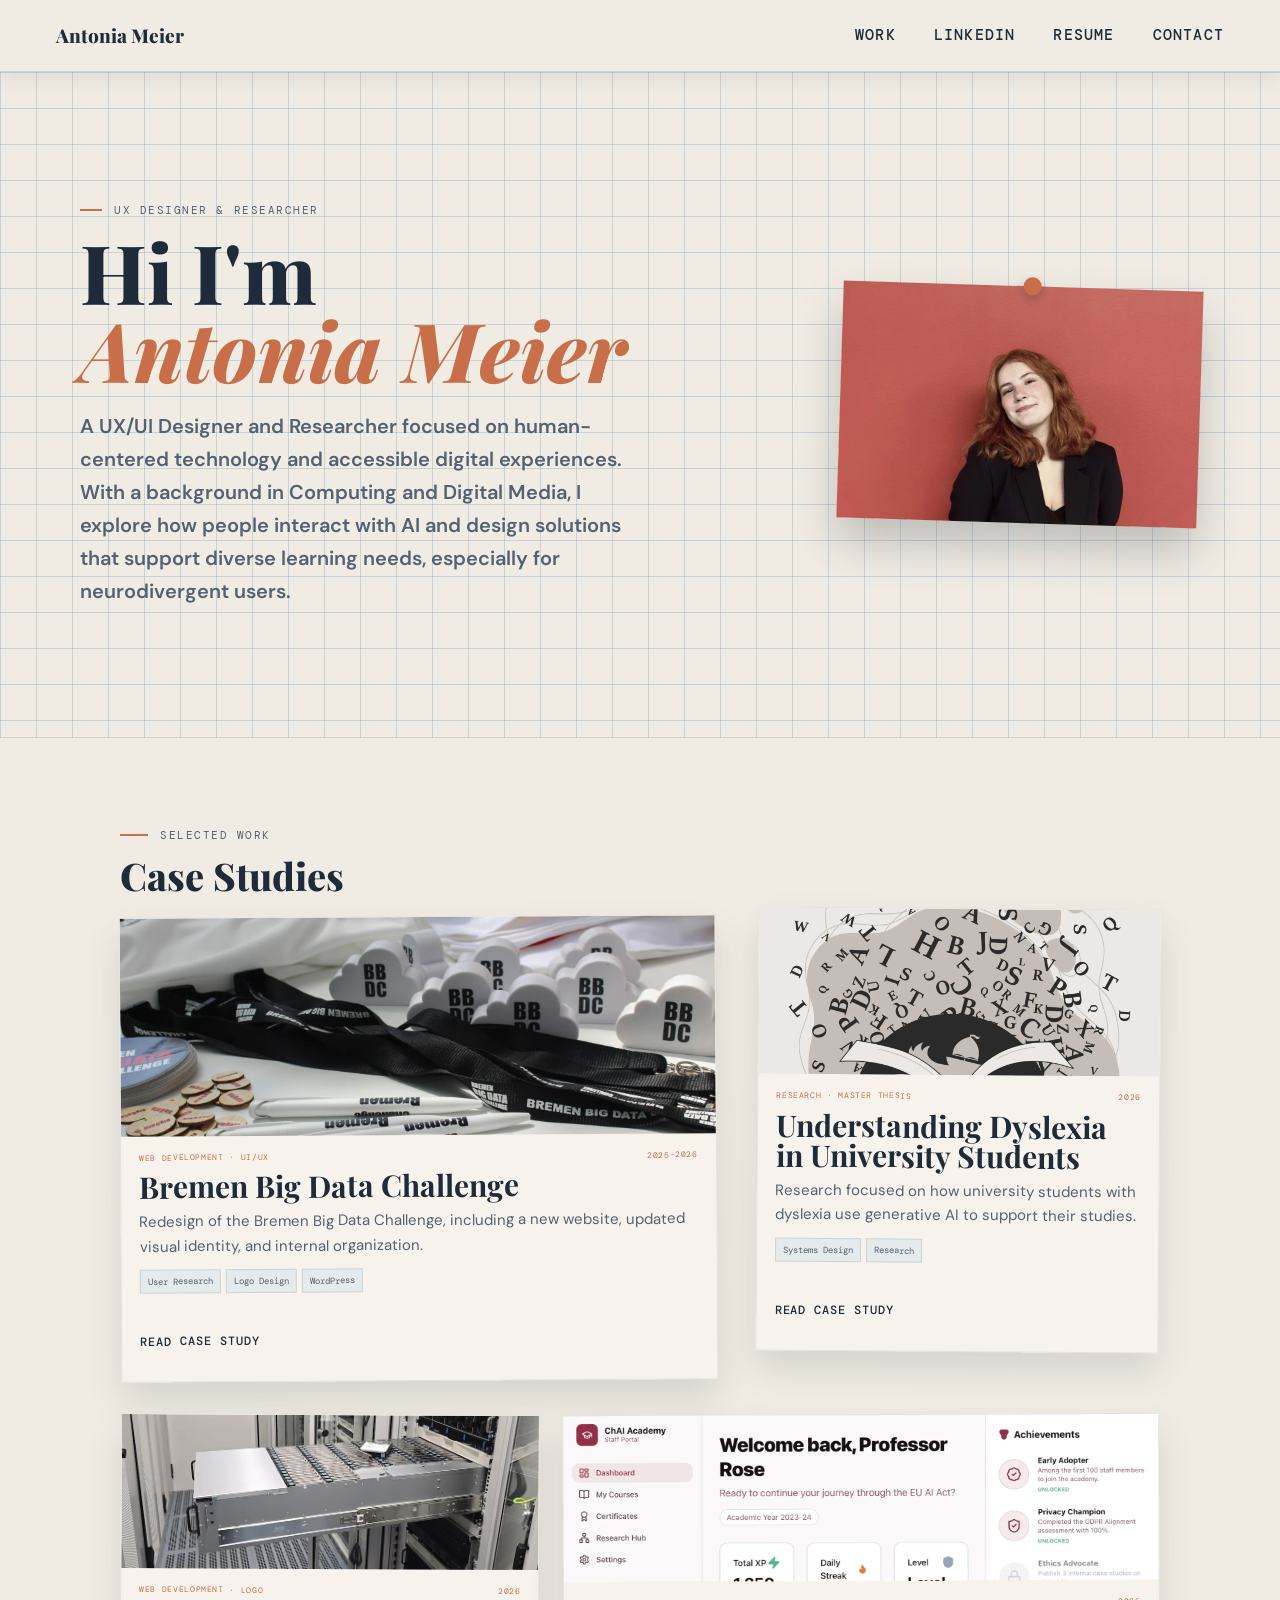
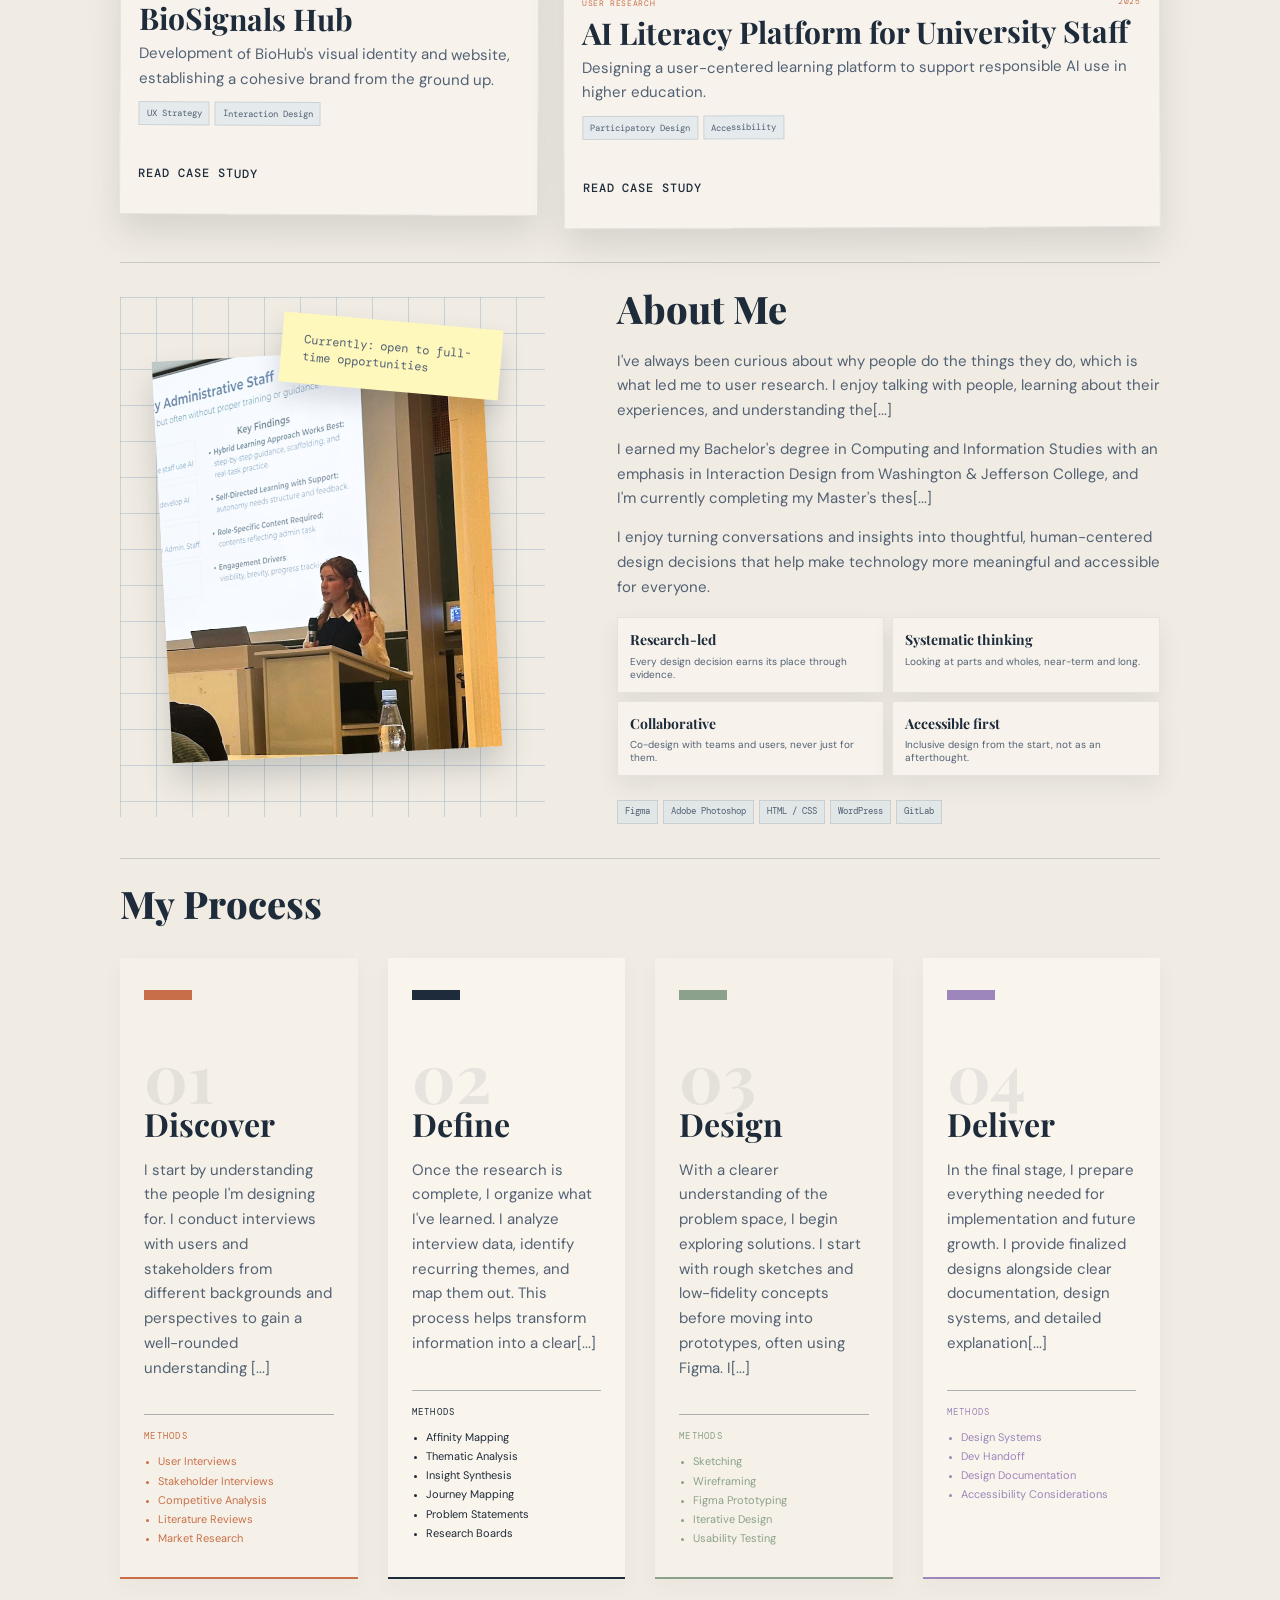
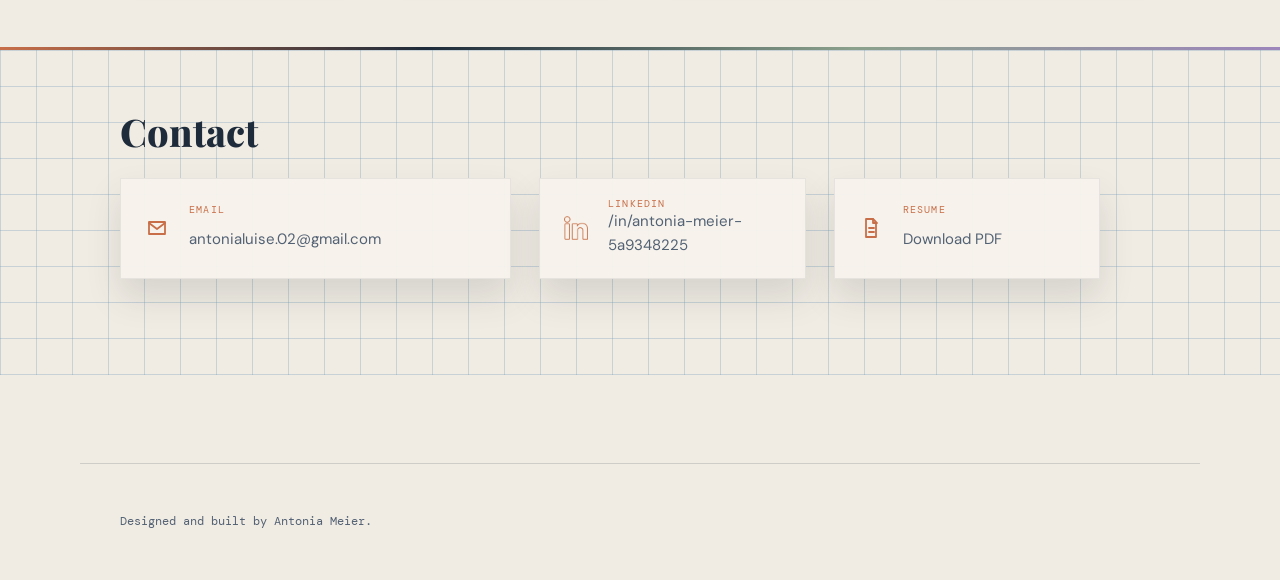
<file: index.html>
<!DOCTYPE html>
<html lang="en">
<head>
  <meta charset="UTF-8" />
  <meta name="viewport" content="width=device-width, initial-scale=1.0" />
  <title>Antonia Meier | Portfolio</title>
  <link rel="preload" as="image" href="imgs/optimized/alm-header-cropped.webp" type="image/webp" fetchpriority="high" />
  <link rel="stylesheet" href="styles.css" />
</head>
<body>
  <div class="site-shell">
    <header class="site-header">
  <a class="site-logo" href="index.html">Antonia Meier</a>

  <nav class="site-nav" aria-label="Main navigation">
    <a href="#work">Work</a>

    <a href="https://www.linkedin.com/in/antonia-meier-5a9348225"
       target="_blank"
       rel="noopener">
      LinkedIn
    </a>

   <a href="Documents/Antonia%20Meier_Resume.pdf"
       target="_blank"
       rel="noopener">
      Resume
    </a>

    <a href="#contact">Contact</a>
  </nav>
</header>

    <main>
      <section class="home-hero" aria-labelledby="intro-title">
        <div class="home-hero__inner">
          <div class="home-hero__copy">
            <p class="eyebrow">UX Designer & Researcher</p>
            <h1 class="display-title" id="intro-title">
              <span class="title-line">Hi I'm</span>
              <span class="title-line accent">Antonia Meier</span>
            </h1>
            <p class="lede">
              A UX/UI Designer and Researcher focused on human-centered technology and accessible digital experiences. 
              With a background in Computing and Digital Media, I explore how people interact with AI and design solutions 
              that support diverse learning needs, especially for neurodivergent users.
            </p>
          </div>
          <figure class="hero-polaroid" aria-label="Portrait of Antonia Meier">
            <img src="imgs/optimized/alm-header-cropped.webp" width="900" height="593" alt="Portrait of Antonia Meier" loading="eager" fetchpriority="high" decoding="async" />
            <span class="pin pin--orange"></span>
          </figure>
        </div>
      </section>

<code></code>      <div class="page-main">
      <section class="section selected-work" id="work" aria-labelledby="work-title">
        <p class="eyebrow">Selected Work</p>
        <h2 class="section-title" id="work-title">Case Studies</h2>
        <div class="case-grid">
          <article class="case-card case-card--bbdc paper-card">
            <a class="case-card__link" href="Pages/bbdc.html" aria-label="Read Bremen Big Data Challenge case study"></a>
            <img class="case-card__image" src="imgs/optimized/merch-hero.webp" alt="Bremen Big Data Challenge merchandise" loading="lazy" decoding="async" />
            <div class="case-card__body">
              <div class="case-meta">
                <span>Web Development · UI/UX</span>
                <span>2025-2026</span>
              </div>
              <h3>Bremen Big Data Challenge</h3>
              <p>Redesign of the Bremen Big Data Challenge, including a new website, updated visual identity, and internal organization.</p>
              <div class="tag-list">
                <span class="tag">User Research</span>
                <span class="tag">Logo Design</span>
                <span class="tag">WordPress</span>
              </div>
              <div class="button-row">
                <span class="text-link">Read Case Study</span>
              </div>
            </div>
          </article>

          <article class="case-card case-card--thesis paper-card">
            <a class="case-card__link" href="Pages/thesis.html" aria-label="Read Understanding Dyslexia in University Students case study"></a>
            <img class="case-card__image" src="imgs/optimized/thesis-letters.webp" alt="Letters arranged as a dyslexia research visual" loading="lazy" decoding="async" />
            <div class="case-card__body">
              <div class="case-meta">
                <span>Research · Master Thesis</span>
                <span>2026</span>
              </div>
              <h3>Understanding Dyslexia in University Students</h3>
              <p>Research focused on how university students with dyslexia use generative AI to support their studies.</p>
              <div class="tag-list">
                <span class="tag">Systems Design</span>
                <span class="tag">Research</span>
              </div>
              <div class="button-row">
                <span class="text-link">Read Case Study</span>
              </div>
            </div>
          </article>

          <article class="case-card case-card--biohub paper-card">
            <a class="case-card__link" href="Pages/biohub.html" aria-label="Read BioSignals Hub case study"></a>
            <img class="case-card__image" src="imgs/optimized/biohub-hero.webp" alt="BioSignals Hub logo" loading="lazy" decoding="async" />
            <div class="case-card__body">
              <div class="case-meta">
                <span>Web Development · Logo</span>
                <span>2026</span>
              </div>
              <h3>BioSignals Hub</h3>
              <p>Development of BioHub's visual identity and website, establishing a cohesive brand from the ground up.</p>
              <div class="tag-list">
                <span class="tag">UX Strategy</span>
                <span class="tag">Interaction Design</span>
              </div>
              <div class="button-row">
                <span class="text-link">Read Case Study</span>
              </div>
            </div>
          </article>

          <article class="case-card case-card--ailit paper-card">
            <a class="case-card__link" href="Pages/ailit.html" aria-label="Read AI Literacy Platform for University Staff case study"></a>
            <img class="case-card__image case-card__image--dashboard" src="imgs/optimized/ailit-dashboard.webp" alt="AI literacy platform dashboard preview" loading="lazy" decoding="async" />
            <div class="case-card__body">
              <div class="case-meta">
                <span>User Research</span>
                <span>2025</span>
              </div>
              <h3>AI Literacy Platform for University Staff</h3>
              <p>Designing a user-centered learning platform to support responsible AI use in higher education.</p>
              <div class="tag-list">
                <span class="tag">Participatory Design</span>
                <span class="tag">Accessibility</span>
              </div>
              <div class="button-row">
                <span class="text-link">Read Case Study</span>
              </div>
            </div>
          </article>
        </div>
      </section>

      <section class="section about-section" id="about" aria-labelledby="about-title">
        <div class="about-collage" aria-hidden="true">
          <img class="about-photo about-photo--main" src="imgs/homepage/present.jpg" alt="" loading="lazy" decoding="async" />
          <div class="sticky-note">Currently: open to full-time opportunities</div>
        </div>
        <div class="about-copy">
          <h2 class="section-title" id="about-title">About Me</h2>
          <p>
            I've always been curious about why people do the things they do, which is what led me to user research. I enjoy talking with people, learning about their experiences, and understanding the[...] 
          </p>
          <p>
            I earned my Bachelor's degree in Computing and Information Studies with an emphasis in Interaction Design from Washington & Jefferson College, and I'm currently completing my Master's thes[...] 
          </p>
          <p>
            I enjoy turning conversations and insights into thoughtful, human-centered design decisions that help make technology more meaningful and accessible for everyone.
          </p>
          <div class="value-grid">
            <article class="value-card paper-card">
              <h3>Research-led</h3>
              <p>Every design decision earns its place through evidence.</p>
            </article>
            <article class="value-card paper-card">
              <h3>Systematic thinking</h3>
              <p>Looking at parts and wholes, near-term and long.</p>
            </article>
            <article class="value-card paper-card">
              <h3>Collaborative</h3>
              <p>Co-design with teams and users, never just for them.</p>
            </article>
            <article class="value-card paper-card">
              <h3>Accessible first</h3>
              <p>Inclusive design from the start, not as an afterthought.</p>
            </article>
          </div>
          <div class="tag-list tools-list" aria-label="Tools I use">
            <span class="tag">Figma</span>
            <span class="tag">Adobe Photoshop</span>
            <span class="tag">HTML / CSS</span>
            <span class="tag">WordPress</span>
            <span class="tag">GitLab</span>
          </div>
        </div>
      </section>

      <section class="section process-section" id="process" aria-labelledby="process-title">
        <h2 class="section-title" id="process-title">My Process</h2>
        <div class="process-grid">
          <article class="process-card process-card--discover">
            <span class="process-mark"></span>
            <strong>01</strong>
            <h3>Discover</h3>
            <p>I start by understanding the people I'm designing for. I conduct interviews with users and stakeholders from different backgrounds and perspectives to gain a well-rounded understanding [...]
            <span class="process-label">Methods</span>
            <ul>
              <li>User Interviews</li>
              <li>Stakeholder Interviews</li>
              <li>Competitive Analysis</li>
              <li>Literature Reviews</li>
              <li>Market Research</li>
            </ul>
          </article>
          <article class="process-card process-card--define">
            <span class="process-mark"></span>
            <strong>02</strong>
            <h3>Define</h3>
            <p>Once the research is complete, I organize what I've learned. I analyze interview data, identify recurring themes, and map them out. This process helps transform information into a clear[...] 
            <span class="process-label">Methods</span>
            <ul>
              <li>Affinity Mapping</li>
              <li>Thematic Analysis</li>
              <li>Insight Synthesis</li>
              <li>Journey Mapping</li>
              <li>Problem Statements</li>
              <li>Research Boards</li>
            </ul>
          </article>
          <article class="process-card process-card--design">
            <span class="process-mark"></span>
            <strong>03</strong>
            <h3>Design</h3>
            <p>With a clearer understanding of the problem space, I begin exploring solutions. I start with rough sketches and low-fidelity concepts before moving into prototypes, often using Figma. I[...] 
            <span class="process-label">Methods</span>
            <ul>
              <li>Sketching</li>
              <li>Wireframing</li>
              <li>Figma Prototyping</li>
              <li>Iterative Design</li>
              <li>Usability Testing</li>
            </ul>
          </article>
          <article class="process-card process-card--deliver">
            <span class="process-mark"></span>
            <strong>04</strong>
            <h3>Deliver</h3>
            <p>In the final stage, I prepare everything needed for implementation and future growth. I provide finalized designs alongside clear documentation, design systems, and detailed explanation[...] 
            <span class="process-label">Methods</span>
            <ul>
              <li>Design Systems</li>
              <li>Dev Handoff</li>
              <li>Design Documentation</li>
              <li>Accessibility Considerations</li>
            </ul>
          </article>
        </div>
      </section>

      <section class="section contact-section" id="contact" aria-labelledby="contact-title">
        <h2 class="contact-title" id="contact-title">Contact</h2>
        <div class="contact-list">
          <a class="contact-row paper-card" href="mailto:antonialuise.02@gmail.com">
            <svg class="contact-icon" aria-hidden="true" viewBox="0 0 24 24">
              <path d="M4 6h16v12H4z"></path>
              <path d="m4 7 8 6 8-6"></path>
            </svg>
            <span>Email</span>
            <strong>antonialuise.02@gmail.com</strong>
          </a>
          <a class="contact-row paper-card" href="https://www.linkedin.com/in/antonia-meier-5a9348225" target="_blank" rel="noopener">
            <img class="contact-icon contact-icon--image" src="imgs/homepage/linkedin.png" alt="" loading="lazy" decoding="async" />
            <span>LinkedIn</span>
            <strong>/in/antonia-meier-5a9348225</strong>
          </a>
          <a class="contact-row paper-card" href="Documents/Antonia%20Meier_Resume.pdf" target="_blank" rel="noopener" aria-label="Resume PDF">
            <svg class="contact-icon" aria-hidden="true" viewBox="0 0 24 24">
              <path d="M7 3h7l3 3v15H7z"></path>
              <path d="M14 3v4h4"></path>
              <path d="M10 12h5"></path>
              <path d="M10 16h5"></path>
            </svg>
            <span>Resume</span>
            <strong>Download PDF</strong>
          </a>
        </div>
      </section>
      </div>
    </main>

    <footer class="site-footer">
      <span>Designed and built by Antonia Meier.</span>
    </footer>
  </div>
</body>
</html>
</file>
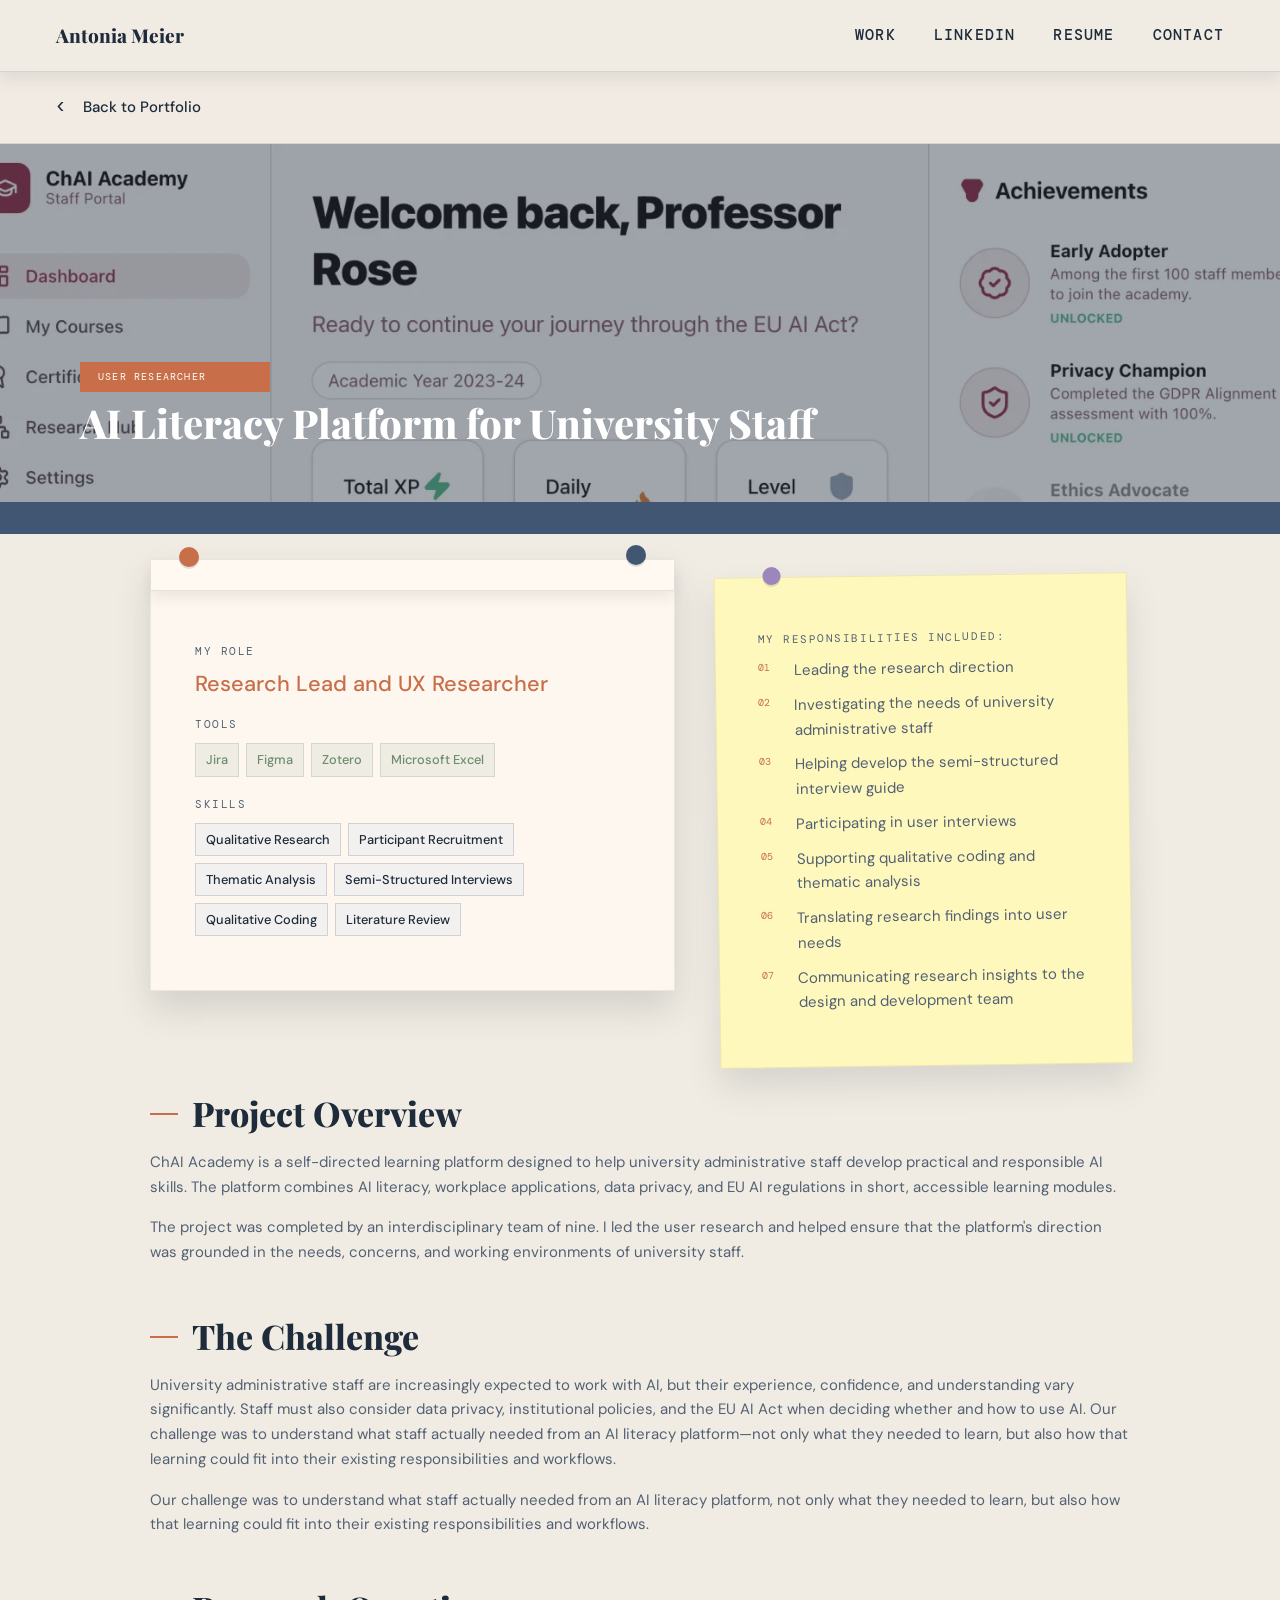
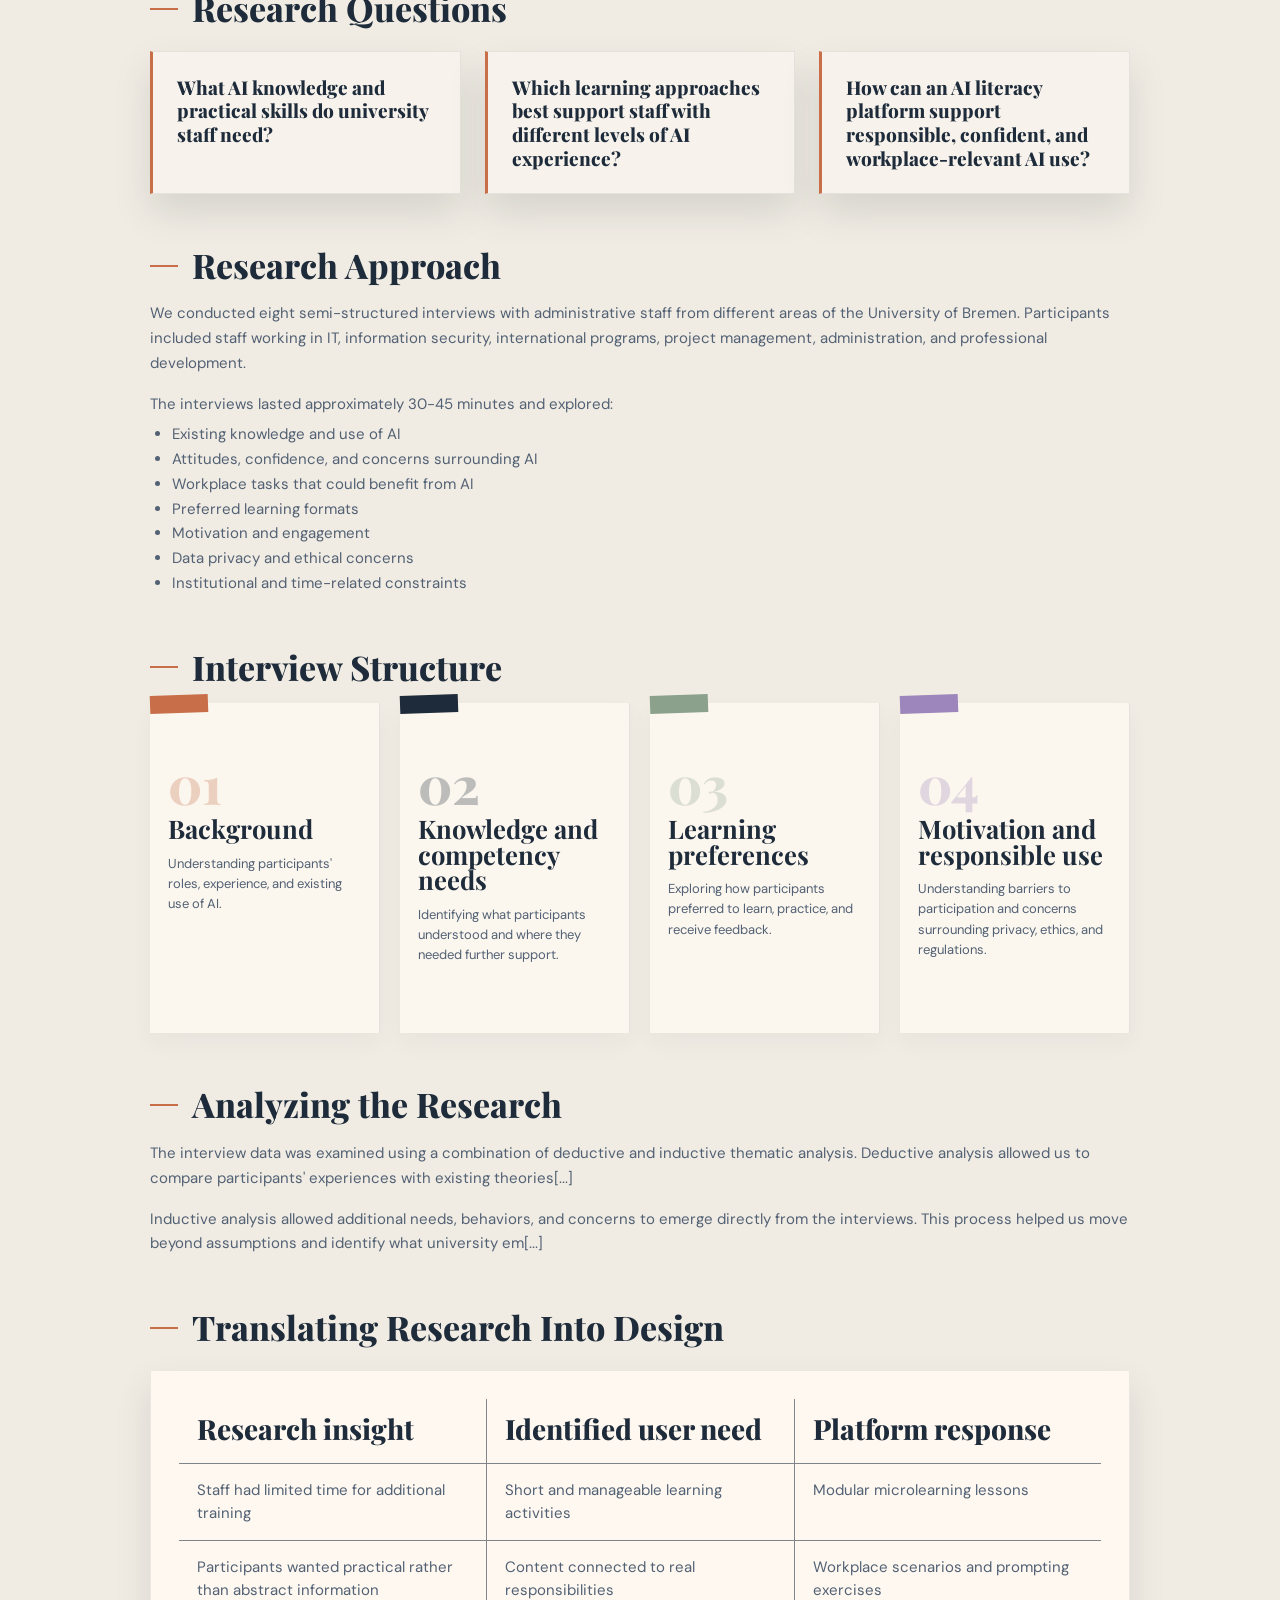
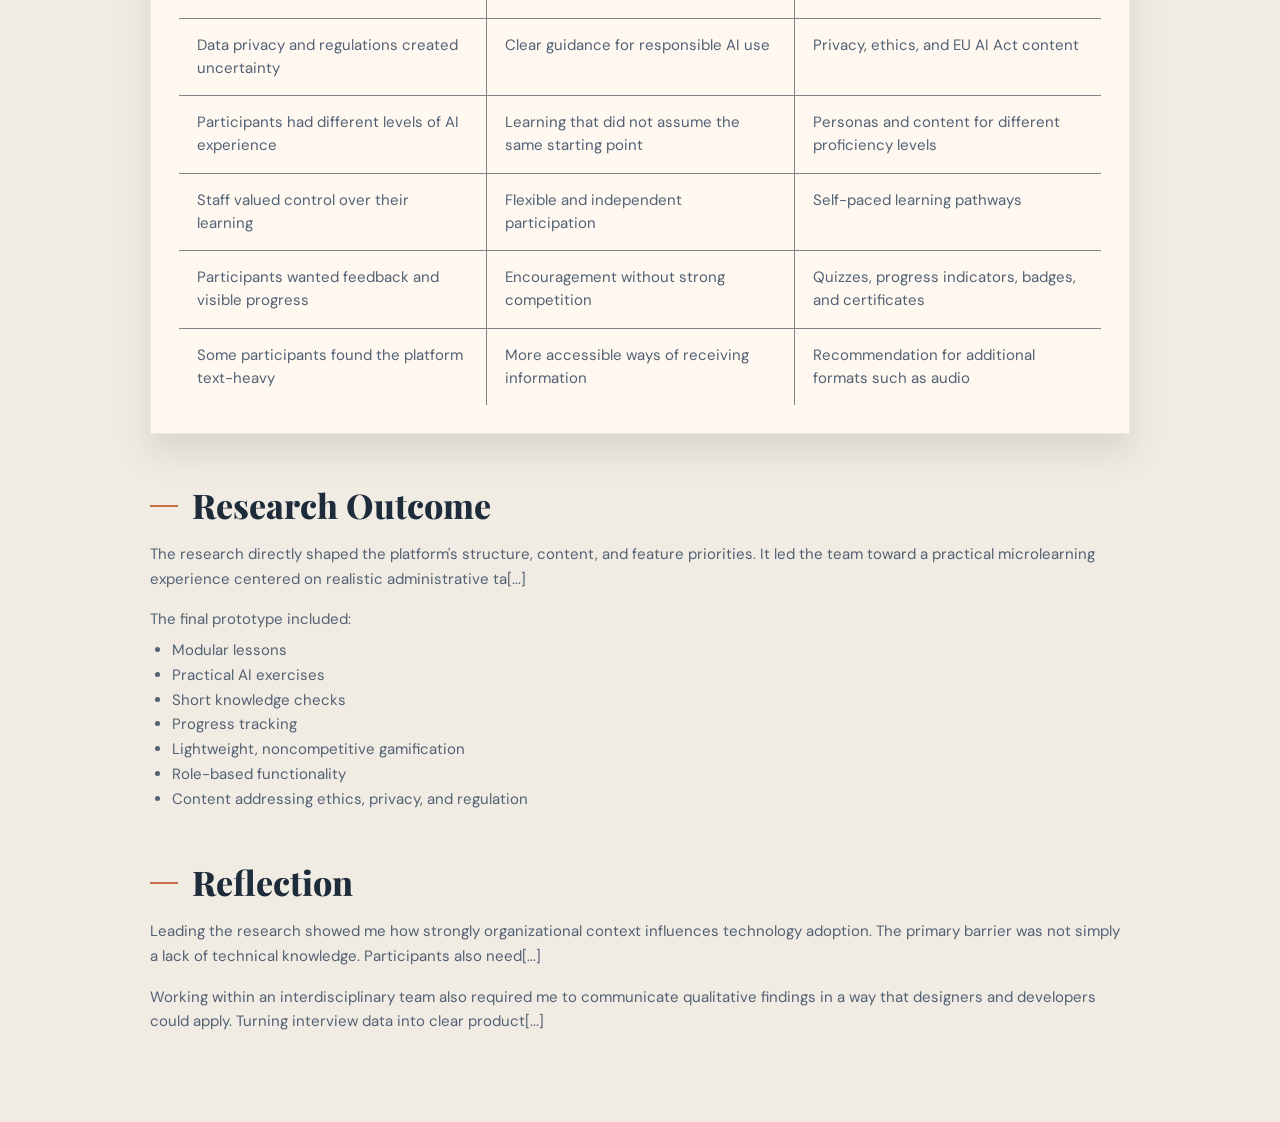
<file: Pages/ailit.html>
<!DOCTYPE html>
<html lang="en">
<head>
  <meta charset="UTF-8" />
  <meta name="viewport" content="width=device-width, initial-scale=1.0" />
  <title>AI Literacy Platform | Antonia Meier</title>
  <link rel="stylesheet" href="../styles.css" />
</head>
<body>
  <div class="site-shell">
    <header class="site-header">
      <a class="site-logo" href="../index.html">Antonia Meier</a>

      <nav class="site-nav" aria-label="Main navigation">
        <a href="../index.html#work">Work</a>
        <a href="https://www.linkedin.com/in/antonia-meier-5a9348225" target="_blank" rel="noopener">
          LinkedIn
        </a>
        <a href="../Documents/Antonia%20Meier_Resume.pdf" target="_blank" rel="noopener">
          Resume
        </a>
        <a href="../index.html#contact">Contact</a>
      </nav>
    </header>

    <main>
      <div class="project-backbar">
        <a class="text-link" href="../index.html#work">Back to Portfolio</a>
      </div>

      <section class="project-hero" aria-label="AI Literacy Platform project image">
        <img src="../imgs/optimized/ailit-dashboard.webp" alt="AI literacy platform dashboard preview" loading="eager" fetchpriority="high" decoding="async" />
        <div class="project-hero__content">
          <span class="project-hero__label">User Researcher</span>
          <h1 id="project-title">AI Literacy Platform for University Staff</h1>
        </div>
      </section>

      <div class="page-main case-study-page ailit-page">
        <section class="section project-details-section" aria-labelledby="project-title">
          <div class="project-overview">
            <div class="details-card paper-card">
              <span class="detail-pin" aria-hidden="true"></span>
              <p class="detail-kicker">Master Thesis Details</p>
              <p class="detail-label">My Role</p>
              <p class="detail-value">Research Lead and UX Researcher</p>
              <p class="detail-label">Tools</p>
              <div class="tag-list">
                <span class="tag tag--tool">Jira</span>
                <span class="tag tag--tool">Figma</span>
                <span class="tag tag--tool">Zotero</span>
                <span class="tag tag--tool">Microsoft Excel</span>
              </div>
              <p class="detail-label">Skills</p>
              <div class="tag-list">
                <span class="tag tag--skill">Qualitative Research</span>
                <span class="tag tag--skill">Participant Recruitment</span>
                <span class="tag tag--skill">Thematic Analysis</span>
                <span class="tag tag--skill">Semi-Structured Interviews</span>
                <span class="tag tag--skill">Qualitative Coding</span>
                <span class="tag tag--skill">Literature Review</span>
              </div>
            </div>
            <div class="deliverables-card paper-card">
              <p class="detail-label">My Responsibilities Included:</p>
              <ol class="deliverables-list">
                <li>Leading the research direction</li>
                <li>Investigating the needs of university administrative staff</li>
                <li>Helping develop the semi-structured interview guide</li>
                <li>Participating in user interviews</li>
                <li>Supporting qualitative coding and thematic analysis</li>
                <li>Translating research findings into user needs</li>
                <li>Communicating research insights to the design and development team</li>
              </ol>
            </div>
          </div>
        </section>

        <section class="case-section" aria-labelledby="overview-title">
          <h2 id="overview-title">Project Overview</h2>
          <p>ChAI Academy is a self-directed learning platform designed to help university administrative staff develop practical and responsible AI skills. The platform combines AI literacy, workplace applications, data privacy, and EU AI regulations in short, accessible learning modules.
          <p>The project was completed by an interdisciplinary team of nine. I led the user research and helped ensure that the platform's direction was grounded in the needs, concerns, and working environments of university staff.
        </section>

        <section class="case-section" aria-labelledby="challenge-title">
          <h2 id="challenge-title">The Challenge</h2>
          <p>University administrative staff are increasingly expected to work with AI, but their experience, confidence, and understanding vary significantly. Staff must also consider data privacy, institutional policies, and the EU AI Act when deciding whether and how to use AI. Our challenge was to understand what staff actually needed from an AI literacy platform—not only what they needed to learn, but also how that learning could fit into their existing responsibilities and workflows.
          <p>Our challenge was to understand what staff actually needed from an AI literacy platform, not only what they needed to learn, but also how that learning could fit into their existing responsibilities and workflows.
        </section>

        <section class="case-section" aria-labelledby="questions-title">
          <h2 id="questions-title">Research Questions</h2>
          <div class="research-question-grid">
            <article class="paper-card">What AI knowledge and practical skills do university staff need?</article>
            <article class="paper-card">Which learning approaches best support staff with different levels of AI experience?</article>
            <article class="paper-card">How can an AI literacy platform support responsible, confident, and workplace-relevant AI use?</article>
          </div>
        </section>

        <section class="case-section" aria-labelledby="approach-title">
          <h2 id="approach-title">Research Approach</h2>
          <p>We conducted eight semi-structured interviews with administrative staff from different areas of the University of Bremen. Participants included staff working in IT, information security, international programs, project management, administration, and professional development.
          <p>The interviews lasted approximately 30-45 minutes and explored:</p>
          <ul class="case-list">
            <li>Existing knowledge and use of AI</li>
            <li>Attitudes, confidence, and concerns surrounding AI</li>
            <li>Workplace tasks that could benefit from AI</li>
            <li>Preferred learning formats</li>
            <li>Motivation and engagement</li>
            <li>Data privacy and ethical concerns</li>
            <li>Institutional and time-related constraints</li>
          </ul>
        </section>

        <section class="case-section thesis-method-section" aria-labelledby="structure-title">
          <h2 id="structure-title">Interview Structure</h2>
          <div class="thesis-method-grid ailit-method-grid">
            <article class="thesis-method-card thesis-method-card--one">
              <span>01</span>
              <h3>Background</h3>
              <p>Understanding participants' roles, experience, and existing use of AI.</p>
            </article>
            <article class="thesis-method-card thesis-method-card--two">
              <span>02</span>
              <h3>Knowledge and competency needs</h3>
              <p>Identifying what participants understood and where they needed further support.</p>
            </article>
            <article class="thesis-method-card thesis-method-card--three">
              <span>03</span>
              <h3>Learning preferences</h3>
              <p>Exploring how participants preferred to learn, practice, and receive feedback.</p>
            </article>
            <article class="thesis-method-card thesis-method-card--four">
              <span>04</span>
              <h3>Motivation and responsible use</h3>
              <p>Understanding barriers to participation and concerns surrounding privacy, ethics, and regulations.</p>
            </article>
          </div>
        </section>

        <section class="case-section" aria-labelledby="analysis-title">
          <h2 id="analysis-title">Analyzing the Research</h2>
          <p>The interview data was examined using a combination of deductive and inductive thematic analysis. Deductive analysis allowed us to compare participants' experiences with existing theories[...]
          <p>Inductive analysis allowed additional needs, behaviors, and concerns to emerge directly from the interviews. This process helped us move beyond assumptions and identify what university em[...]
        </section>

        <section class="case-section" aria-labelledby="design-title">
          <h2 id="design-title">Translating Research Into Design</h2>
          <div class="research-translation-table paper-card" role="table" aria-label="Research insights translated into platform responses">
            <div class="translation-row translation-row--header" role="row">
              <div role="columnheader">Research insight</div>
              <div role="columnheader">Identified user need</div>
              <div role="columnheader">Platform response</div>
            </div>
            <div class="translation-row" role="row">
              <div role="cell">Staff had limited time for additional training</div>
              <div role="cell">Short and manageable learning activities</div>
              <div role="cell">Modular microlearning lessons</div>
            </div>
            <div class="translation-row" role="row">
              <div role="cell">Participants wanted practical rather than abstract information</div>
              <div role="cell">Content connected to real responsibilities</div>
              <div role="cell">Workplace scenarios and prompting exercises</div>
            </div>
            <div class="translation-row" role="row">
              <div role="cell">Data privacy and regulations created uncertainty</div>
              <div role="cell">Clear guidance for responsible AI use</div>
              <div role="cell">Privacy, ethics, and EU AI Act content</div>
            </div>
            <div class="translation-row" role="row">
              <div role="cell">Participants had different levels of AI experience</div>
              <div role="cell">Learning that did not assume the same starting point</div>
              <div role="cell">Personas and content for different proficiency levels</div>
            </div>
            <div class="translation-row" role="row">
              <div role="cell">Staff valued control over their learning</div>
              <div role="cell">Flexible and independent participation</div>
              <div role="cell">Self-paced learning pathways</div>
            </div>
            <div class="translation-row" role="row">
              <div role="cell">Participants wanted feedback and visible progress</div>
              <div role="cell">Encouragement without strong competition</div>
              <div role="cell">Quizzes, progress indicators, badges, and certificates</div>
            </div>
            <div class="translation-row" role="row">
              <div role="cell">Some participants found the platform text-heavy</div>
              <div role="cell">More accessible ways of receiving information</div>
              <div role="cell">Recommendation for additional formats such as audio</div>
            </div>
          </div>
        </section>

        <section class="case-section" aria-labelledby="outcome-title">
          <h2 id="outcome-title">Research Outcome</h2>
          <p>The research directly shaped the platform's structure, content, and feature priorities. It led the team toward a practical microlearning experience centered on realistic administrative ta[...]
          <p>The final prototype included:</p>
          <ul class="case-list">
            <li>Modular lessons</li>
            <li>Practical AI exercises</li>
            <li>Short knowledge checks</li>
            <li>Progress tracking</li>
            <li>Lightweight, noncompetitive gamification</li>
            <li>Role-based functionality</li>
            <li>Content addressing ethics, privacy, and regulation</li>
          </ul>
        </section>

        <section class="case-section" aria-labelledby="reflection-title">
          <h2 id="reflection-title">Reflection</h2>
          <p>Leading the research showed me how strongly organizational context influences technology adoption. The primary barrier was not simply a lack of technical knowledge. Participants also need[...]
          <p>Working within an interdisciplinary team also required me to communicate qualitative findings in a way that designers and developers could apply. Turning interview data into clear product[...]
        </section>
      </div>
    </main>
  </div>
</body>
</html>
</file>
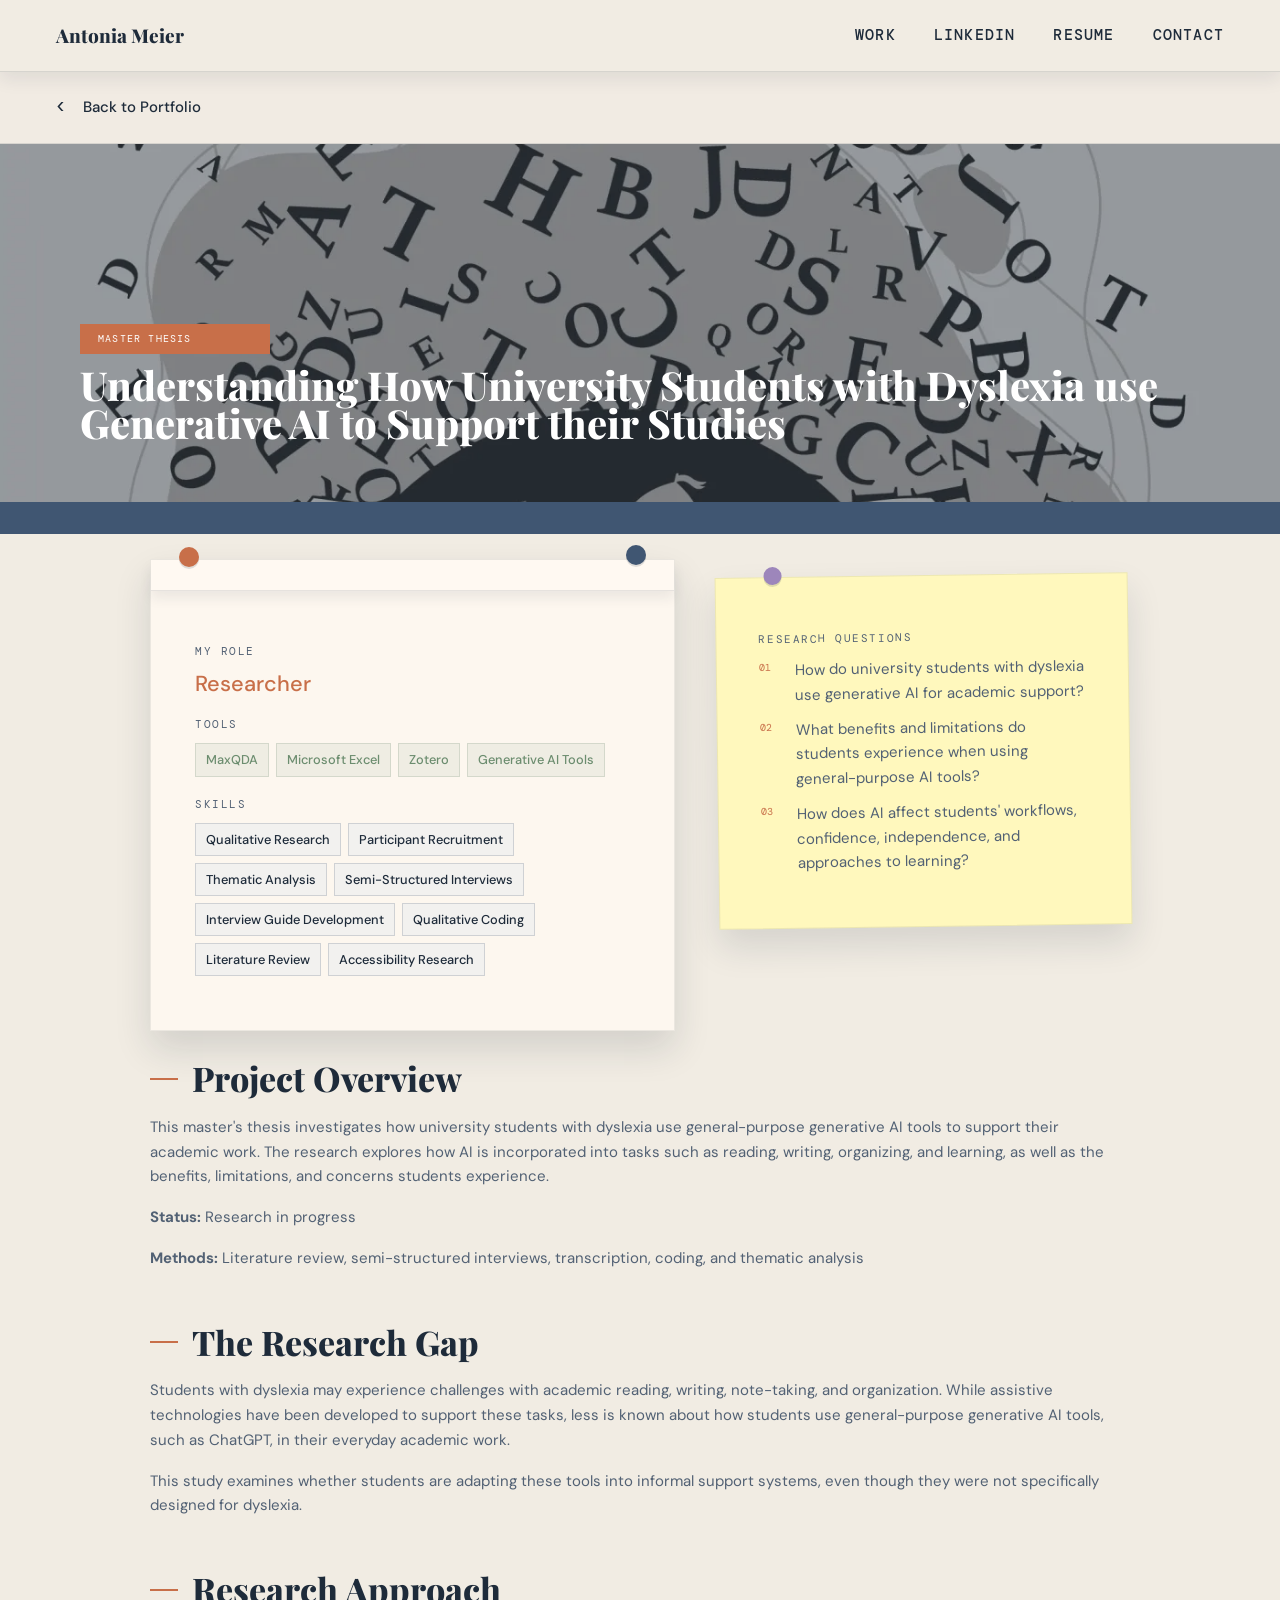
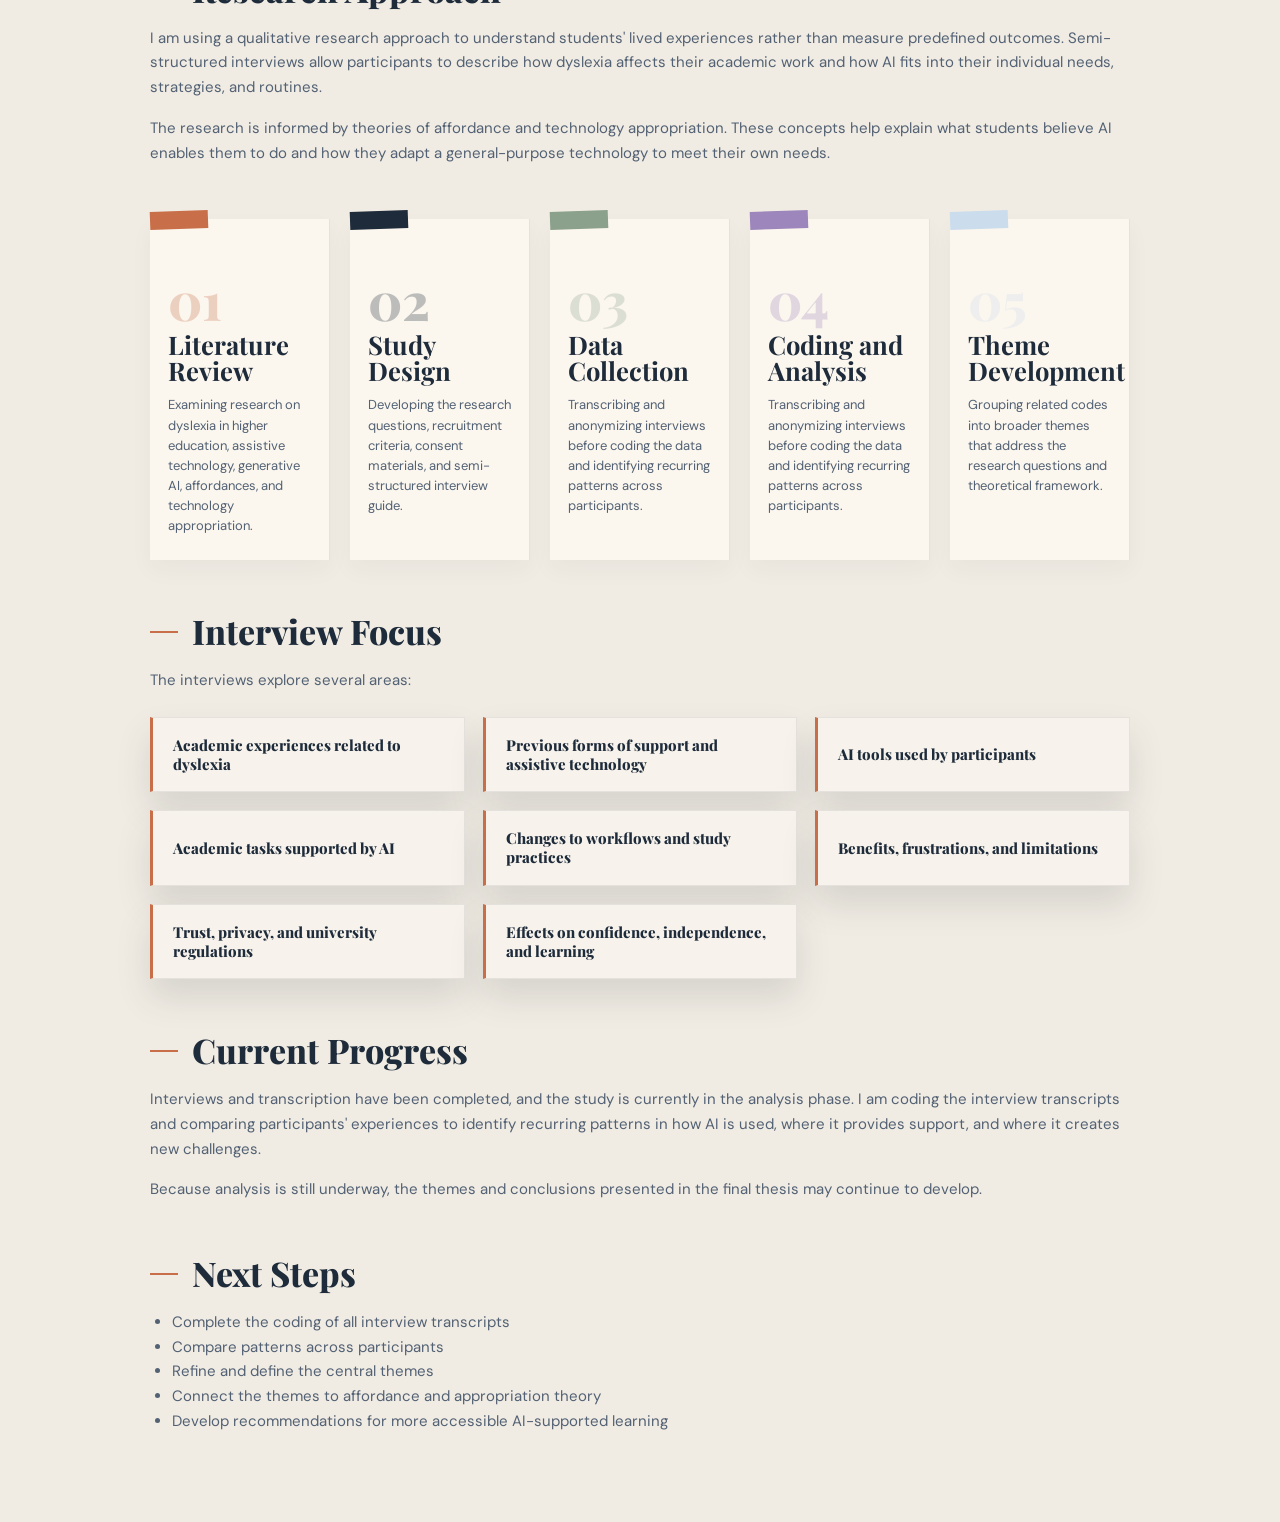
<file: Pages/thesis.html>
<!DOCTYPE html>
<html lang="en">
<head>
  <meta charset="UTF-8" />
  <meta name="viewport" content="width=device-width, initial-scale=1.0" />
  <title>Understanding How University Students with Dyslexia use Generative AI | Antonia Meier</title>
  <link rel="stylesheet" href="../styles.css" />
</head>
<body>
  <div class="site-shell">
    <header class="site-header">
      <a class="site-logo" href="../index.html">Antonia Meier</a>

      <nav class="site-nav" aria-label="Main navigation">
        <a href="../index.html#work">Work</a>
        <a href="https://www.linkedin.com/in/antonia-meier-5a9348225" target="_blank" rel="noopener">
          LinkedIn
        </a>
        <a href="../Documents/Antonia%20Meier_Resume.pdf" target="_blank" rel="noopener">
          Resume
        </a>
        <a href="../index.html#contact">Contact</a>
      </nav>
    </header>

    <main>
      <div class="project-backbar">
        <a class="text-link" href="../index.html#work">Back to Portfolio</a>
      </div>

      <section class="project-hero" aria-label="Understanding Dyslexia project image">
        <img src="../imgs/optimized/thesis-letters.webp" alt="Letters arranged as a dyslexia research visual" loading="eager" fetchpriority="high" decoding="async" />
        <div class="project-hero__content">
          <span class="project-hero__label">Master Thesis</span>
          <h1 id="project-title">Understanding How University Students with Dyslexia use Generative AI to Support their Studies</h1>
        </div>
      </section>

      <div class="page-main case-study-page thesis-page">
        <section class="section project-details-section" aria-labelledby="project-title">
          <div class="project-overview">
            <div class="details-card paper-card">
              <span class="detail-pin" aria-hidden="true"></span>
              <p class="detail-kicker">Master Thesis Details</p>
              <p class="detail-label">My Role</p>
              <p class="detail-value">Researcher</p>
              <p class="detail-label">Tools</p>
              <div class="tag-list">
                <span class="tag tag--tool">MaxQDA</span>
                <span class="tag tag--tool">Microsoft Excel</span>
                <span class="tag tag--tool">Zotero</span>
                <span class="tag tag--tool">Generative AI Tools</span>
              </div>
              <p class="detail-label">Skills</p>
              <div class="tag-list">
                <span class="tag tag--skill">Qualitative Research</span>
                <span class="tag tag--skill">Participant Recruitment</span>
                <span class="tag tag--skill">Thematic Analysis</span>
                <span class="tag tag--skill">Semi-Structured Interviews</span>
                <span class="tag tag--skill">Interview Guide Development</span>
                <span class="tag tag--skill">Qualitative Coding</span>
                <span class="tag tag--skill">Literature Review</span>
                <span class="tag tag--skill">Accessibility Research</span>
              </div>
            </div>
            <div class="deliverables-card paper-card">
              <p class="detail-label">Research Questions</p>
              <ol class="deliverables-list">
                <li>How do university students with dyslexia use generative AI for academic support?</li>
                <li>What benefits and limitations do students experience when using general-purpose AI tools?</li>
                <li>How does AI affect students' workflows, confidence, independence, and approaches to learning?</li>
              </ol>
            </div>
          </div>
        </section>

        <section class="case-section" aria-labelledby="overview-title">
          <h2 id="overview-title">Project Overview</h2>
          <p>This master's thesis investigates how university students with dyslexia use general-purpose generative AI tools to support their academic work. The research explores how AI is incorporated into tasks such as reading, writing, organizing, and learning, as well as the benefits, limitations, and concerns students experience.</p>
          <p><strong>Status:</strong> Research in progress</p>
          <p><strong>Methods:</strong> Literature review, semi-structured interviews, transcription, coding, and thematic analysis</p>
        </section>

        <section class="case-section" aria-labelledby="gap-title">
          <h2 id="gap-title">The Research Gap</h2>
          <p>Students with dyslexia may experience challenges with academic reading, writing, note-taking, and organization. While assistive technologies have been developed to support these tasks, less is known about how students use general-purpose generative AI tools, such as ChatGPT, in their everyday academic work.</p>
          <p>This study examines whether students are adapting these tools into informal support systems, even though they were not specifically designed for dyslexia.</p>
        </section>

        <section class="case-section" aria-labelledby="approach-title">
          <h2 id="approach-title">Research Approach</h2>
          <p>I am using a qualitative research approach to understand students' lived experiences rather than measure predefined outcomes. Semi-structured interviews allow participants to describe how dyslexia affects their academic work and how AI fits into their individual needs, strategies, and routines.</p>
          <p>The research is informed by theories of affordance and technology appropriation. These concepts help explain what students believe AI enables them to do and how they adapt a general-purpose technology to meet their own needs.</p>
        </section>

        <section class="case-section thesis-method-section" aria-label="Thesis research process">
          <div class="thesis-method-grid">
            <article class="thesis-method-card thesis-method-card--one">
              <span>01</span>
              <h3>Literature Review</h3>
              <p>Examining research on dyslexia in higher education, assistive technology, generative AI, affordances, and technology appropriation.</p>
            </article>
            <article class="thesis-method-card thesis-method-card--two">
              <span>02</span>
              <h3>Study Design</h3>
              <p>Developing the research questions, recruitment criteria, consent materials, and semi-structured interview guide.</p>
            </article>
            <article class="thesis-method-card thesis-method-card--three">
              <span>03</span>
              <h3>Data Collection</h3>
              <p>Transcribing and anonymizing interviews before coding the data and identifying recurring patterns across participants.</p>
            </article>
            <article class="thesis-method-card thesis-method-card--four">
              <span>04</span>
              <h3>Coding and Analysis</h3>
              <p>Transcribing and anonymizing interviews before coding the data and identifying recurring patterns across participants.</p>
            </article>
            <article class="thesis-method-card thesis-method-card--five">
              <span>05</span>
              <h3>Theme Development</h3>
              <p>Grouping related codes into broader themes that address the research questions and theoretical framework.</p>
            </article>
          </div>
        </section>

        <section class="case-section" aria-labelledby="interview-title">
          <h2 id="interview-title">Interview Focus</h2>
          <p>The interviews explore several areas:</p>
          <div class="interview-focus-grid">
            <div class="paper-card">Academic experiences related to dyslexia</div>
            <div class="paper-card">Previous forms of support and assistive technology</div>
            <div class="paper-card">AI tools used by participants</div>
            <div class="paper-card">Academic tasks supported by AI</div>
            <div class="paper-card">Changes to workflows and study practices</div>
            <div class="paper-card">Benefits, frustrations, and limitations</div>
            <div class="paper-card">Trust, privacy, and university regulations</div>
            <div class="paper-card">Effects on confidence, independence, and learning</div>
          </div>
        </section>

        <section class="case-section" aria-labelledby="progress-title">
          <h2 id="progress-title">Current Progress</h2>
          <p>Interviews and transcription have been completed, and the study is currently in the analysis phase. I am coding the interview transcripts and comparing participants' experiences to identify recurring patterns in how AI is used, where it provides support, and where it creates new challenges.</p>
          <p>Because analysis is still underway, the themes and conclusions presented in the final thesis may continue to develop.</p>
        </section>

        <section class="case-section" aria-labelledby="next-title">
          <h2 id="next-title">Next Steps</h2>
          <ul class="case-list">
            <li>Complete the coding of all interview transcripts</li>
            <li>Compare patterns across participants</li>
            <li>Refine and define the central themes</li>
            <li>Connect the themes to affordance and appropriation theory</li>
            <li>Develop recommendations for more accessible AI-supported learning</li>
          </ul>
        </section>
      </div>
    </main>
  </div>
</body>
</html>
</file>
<file: styles.css>
@import url("https://fonts.googleapis.com/css2?family=DM+Mono:wght@400;500&family=DM+Sans:wght@400;500;600;700&family=Playfair+Display:wght@700;800&display=swap");

:root {
  --color-background: #f1ece3;
  --color-text: #1e2b3a;
  --color-muted: #526174;
  --color-secondary: #c86f49;
  --color-graph: #cbddec;
  --color-green: #8ba18c;
  --color-purple: #9d86bb;
  --color-surface: #f8f4ed;
  --color-surface-strong: #fffaf2;
  --color-line: rgba(30, 43, 58, 0.16);
  --color-grid: rgba(119, 160, 188, 0.34);
  --shadow-paper: 0 18px 35px rgba(30, 43, 58, 0.13);
  --shadow-soft: 0 10px 25px rgba(30, 43, 58, 0.09);
  --font-heading: "Playfair Display", Georgia, serif;
  --font-body: "DM Sans", Arial, sans-serif;
  --font-mono: "DM Mono", "Courier New", monospace;
  --page-width: 1120px;
  --section-space: clamp(64px, 10vw, 124px);
}

* {
  box-sizing: border-box;
}

html {
  scroll-behavior: smooth;
}

body {
  margin: 0;
  color: var(--color-text);
  background: var(--color-background);
  font-family: var(--font-body);
  font-size: 15px;
  line-height: 1.65;
}

img {
  display: block;
  max-width: 100%;
}

a {
  color: inherit;
  text-decoration: none;
}

p,
h1,
h2,
h3,
h4 {
  margin: 0;
}

p {
  color: var(--color-muted);
}

.site-shell {
  min-height: 100vh;
  background: var(--color-background);
}

.site-header {
  position: sticky;
  top: 0;
  z-index: 20;
  display: flex;
  align-items: center;
  justify-content: space-between;
  gap: 24px;
  min-height: 72px;
  padding: 0 clamp(18px, 5vw, 56px);
  background: rgba(241, 236, 227, 0.92);
  border-bottom: 1px solid rgba(30, 43, 58, 0.12);
  box-shadow: 0 8px 16px rgba(30, 43, 58, 0.08);
  backdrop-filter: blur(14px);
}

.site-logo {
  font-family: var(--font-heading);
  font-size: clamp(16px, 2vw, 19px);
  font-weight: 800;
  letter-spacing: 0;
}

.site-nav {
  display: flex;
  align-items: center;
  gap: clamp(14px, 3vw, 38px);
  font-family: var(--font-mono);
  font-size: 15px;
  font-weight: 500;
  letter-spacing: 0.08em;
  text-transform: uppercase;
}

.site-nav a {
  color: var(--color-text);
}

.site-nav a:hover,
.site-nav a:focus-visible {
  color: var(--color-secondary);
}

.page-main {
  max-width: var(--page-width);
  margin: 0 auto;
  padding: 0 clamp(18px, 5vw, 40px) clamp(42px, 7vw, 88px);
}

.section {
  margin-block: var(--section-space);
}

.section:first-child {
  margin-top: 0;
}

.eyebrow {
  display: flex;
  align-items: center;
  gap: 12px;
  margin-bottom: 14px;
  color: var(--color-muted);
  font-family: var(--font-mono);
  font-size: 11px;
  letter-spacing: 0.14em;
  text-transform: uppercase;
}

.eyebrow::before {
  content: "";
  width: 28px;
  height: 2px;
  background: var(--color-secondary);
}

.display-title,
.section-title,
.project-title {
  font-family: var(--font-heading);
  font-weight: 800;
  line-height: 0.95;
  letter-spacing: 0;
}

.display-title {
  max-width: 560px;
  font-size: clamp(50px, 7vw, 82px);
}

.section-title,
.project-title {
  margin-bottom: 22px;
  font-size: clamp(26px, 3.2vw, 38px);
}

.accent {
  color: var(--color-secondary);
  font-style: italic;
}

.title-line {
  display: block;
}

.lede {
  max-width: 720px;
  font-size: clamp(16px, 1.6vw, 20px);
}

.button-row {
  display: flex;
  flex-wrap: wrap;
  gap: 12px;
  margin-top: 28px;
}

.text-link,
.button {
  display: inline-flex;
  align-items: center;
  justify-content: center;
  min-height: 42px;
  border: 1px solid var(--color-line);
  font-family: var(--font-mono);
  font-size: 12px;
  font-weight: 500;
  letter-spacing: 0.08em;
  text-transform: uppercase;
}

.button {
  padding: 10px 18px;
  background: var(--color-surface-strong);
  box-shadow: var(--shadow-soft);
}

.button:hover,
.button:focus-visible {
  border-color: var(--color-secondary);
  color: var(--color-secondary);
}

.text-link {
  gap: 8px;
  border: 0;
}

.text-link:hover,
.text-link:focus-visible {
  color: var(--color-secondary);
}

.paper-card {
  background: rgba(248, 244, 237, 0.94);
  border: 1px solid rgba(30, 43, 58, 0.08);
  box-shadow: var(--shadow-paper);
}

.visually-hidden {
  position: absolute;
  width: 1px;
  height: 1px;
  padding: 0;
  margin: -1px;
  overflow: hidden;
  clip: rect(0, 0, 0, 0);
  white-space: nowrap;
  border: 0;
}

.home-hero,
.about-collage,
.contact-section {
  background:
    linear-gradient(to right, var(--color-grid) 1px, transparent 1px),
    linear-gradient(to bottom, var(--color-grid) 1px, transparent 1px),
    var(--color-background);
  background-size: 36px 36px;
}

.home-hero {
  min-height: clamp(560px, 74vh, 720px);
  display: flex;
  align-items: center;
  border-bottom: 1px solid rgba(30, 43, 58, 0.12);
}

.home-hero__inner {
  width: min(var(--page-width), calc(100% - clamp(36px, 10vw, 96px)));
  margin: 0 auto;
  display: grid;
  grid-template-columns: minmax(430px, 1.15fr) minmax(280px, 0.85fr);
  gap: clamp(32px, 5vw, 64px);
  align-items: center;
}

.home-hero__copy .eyebrow::before {
  width: 22px;
}

.home-hero__copy .lede {
  max-width: 560px;
  margin-top: 22px;
  font-weight: 600;
}

.hero-polaroid {
  position: relative;
  width: min(100%, 360px);
  aspect-ratio: 1.52 / 1;
  margin: 0;
  justify-self: end;
  transform: rotate(1.8deg);
  box-shadow: 0 24px 45px rgba(30, 43, 58, 0.24);
}

.hero-polaroid img {
  width: 100%;
  height: 100%;
  object-fit: cover;
  object-position: 50% 36%;
}

.pin {
  position: absolute;
  z-index: 2;
  width: 18px;
  height: 18px;
  border-radius: 999px;
  box-shadow: 0 4px 10px rgba(30, 43, 58, 0.24);
}

.pin--orange {
  top: -9px;
  left: 50%;
  background: var(--color-secondary);
}

.content-grid {
  display: grid;
  grid-template-columns: repeat(12, 1fr);
  gap: clamp(20px, 4vw, 40px);
}

.hero-copy {
  grid-column: span 5;
}

.hero-media {
  grid-column: 7 / -1;
}

.case-grid {
  display: grid;
  grid-template-columns: repeat(12, minmax(0, 1fr));
  column-gap: clamp(16px, 2.2vw, 24px);
  row-gap: clamp(22px, 3.4vw, 32px);
  align-items: start;
}

.selected-work {
  padding-top: clamp(52px, 8vw, 88px);
  margin-bottom: 34px;
}

.case-card {
  --card-tilt: 0deg;
  position: relative;
  min-height: 0;
  overflow: hidden;
  transform: rotate(var(--card-tilt));
  transform-origin: center;
  transition: transform 180ms ease, box-shadow 180ms ease;
}

.case-card__link {
  position: absolute;
  inset: 0;
  z-index: 3;
}

.case-card__link:focus-visible {
  outline: 3px solid var(--color-secondary);
  outline-offset: -3px;
}

.case-card--bbdc {
  --card-tilt: -0.35deg;
  grid-column: 1 / span 7;
}

.case-card--thesis {
  --card-tilt: 0.45deg;
  grid-column: 8 / span 5;
  justify-self: end;
  width: 96%;
  margin-top: -8px;
}

.case-card--biohub {
  --card-tilt: 0.28deg;
  grid-column: 1 / span 5;
  width: 100%;
  margin-top: 0;
}

.case-card--ailit {
  --card-tilt: -0.22deg;
  grid-column: 6 / span 7;
  margin-top: 0;
}

.case-card:hover {
  transform: rotate(var(--card-tilt)) translateY(-4px);
  box-shadow: 0 22px 42px rgba(30, 43, 58, 0.16);
}

.case-card__image {
  width: 100%;
  height: clamp(175px, 17vw, 220px);
  object-fit: cover;
  background: var(--color-graph);
}

.case-card--thesis .case-card__image {
  height: clamp(145px, 13vw, 180px);
}

.case-card--biohub .case-card__image {
  height: clamp(135px, 12vw, 165px);
}

.case-card--ailit .case-card__image {
  height: clamp(145px, 13vw, 180px);
}

.case-card__image--dashboard {
  object-position: 28% top;
}

.case-card__body {
  padding: 15px 18px 18px;
}

.case-card h3 {
  margin-bottom: 8px;
  font-family: var(--font-heading);
  font-size: 30px;
  line-height: 1;
}

.case-card--thesis h3,
.case-card--biohub h3 {
  font-size: 30px;
}

.case-card p {
  font-size: 15px;
  line-height: 1.65;
}

.case-meta {
  display: flex;
  align-items: center;
  justify-content: space-between;
  gap: 18px;
  margin-bottom: 7px;
  color: var(--color-secondary);
  font-family: var(--font-mono);
  font-size: 8px;
  letter-spacing: 0.08em;
  text-transform: uppercase;
}

.tag-list {
  display: flex;
  flex-wrap: wrap;
  gap: 5px;
  margin-top: 11px;
}

.tag {
  display: inline-flex;
  align-items: center;
  min-height: 24px;
  padding: 3px 7px;
  color: var(--color-muted);
  background: rgba(203, 221, 236, 0.42);
  border: 1px solid rgba(30, 43, 58, 0.12);
  font-family: var(--font-mono);
  font-size: 9px;
  letter-spacing: 0;
}

.tag--tool {
  color: #6c8d6f;
  background: rgba(139, 161, 140, 0.12);
  border-color: rgba(139, 161, 140, 0.28);
}

.tag--skill {
  color: var(--color-text);
  background: rgba(203, 221, 236, 0.24);
  border-color: rgba(82, 97, 116, 0.22);
}

.about-section {
  display: grid;
  grid-template-columns: minmax(280px, 0.9fr) minmax(360px, 1.15fr);
  gap: clamp(36px, 7vw, 72px);
  align-items: center;
  margin-top: 0;
  margin-bottom: 34px;
  padding-top: clamp(18px, 3vw, 28px);
  border-top: 1px solid rgba(30, 43, 58, 0.18);
}

.about-collage {
  position: relative;
  min-height: 520px;
  padding: 56px 42px;
}

.about-photo {
  box-shadow: 0 18px 32px rgba(30, 43, 58, 0.2);
}

.about-photo--main {
  width: min(100%, 330px);
  aspect-ratio: 0.82 / 1;
  object-fit: cover;
  object-position: 50% 18%;
  transform: rotate(-3deg);
}

.sticky-note {
  position: absolute;
  top: 24px;
  right: clamp(10px, 5vw, 44px);
  max-width: 220px;
  padding: 18px 22px;
  background: #fff8bd;
  color: var(--color-muted);
  box-shadow: 0 12px 24px rgba(30, 43, 58, 0.16);
  font-family: var(--font-mono);
  font-size: 12px;
  line-height: 1.4;
  transform: rotate(5deg);
}

.about-copy p + p {
  margin-top: 14px;
}

.value-grid {
  display: grid;
  grid-template-columns: repeat(2, minmax(0, 1fr));
  gap: 8px;
  margin-top: 18px;
}

.value-card {
  padding: 10px 12px;
  box-shadow: 0 10px 22px rgba(30, 43, 58, 0.08);
}

.value-card h3 {
  margin-bottom: 3px;
  font-family: var(--font-heading);
  font-size: 14px;
}

.value-card p {
  font-size: 10px;
  line-height: 1.35;
}

.tools-list {
  margin-top: 24px;
}

.process-section {
  position: relative;
  margin-inline: calc(50% - 50vw);
  margin-top: 0;
  margin-bottom: 0;
  padding: clamp(18px, 3vw, 28px) max(clamp(18px, 5vw, 40px), calc((100vw - var(--page-width)) / 2 + 40px)) clamp(44px, 6vw, 68px);
  background: var(--color-background);
  border-bottom: 3px solid;
  border-image: linear-gradient(90deg, var(--color-secondary), var(--color-text), var(--color-green), var(--color-purple)) 1;
}

.process-section::before {
  content: "";
  position: absolute;
  top: 0;
  left: max(clamp(18px, 5vw, 40px), calc((100vw - var(--page-width)) / 2 + 40px));
  right: max(clamp(18px, 5vw, 40px), calc((100vw - var(--page-width)) / 2 + 40px));
  height: 1px;
  background: rgba(30, 43, 58, 0.18);
}

.process-grid {
  display: grid;
  grid-template-columns: repeat(4, minmax(0, 1fr));
  gap: clamp(18px, 2.8vw, 30px);
  align-items: stretch;
  margin-top: clamp(22px, 3.5vw, 36px);
}

.process-card {
  position: relative;
  min-height: 560px;
  padding: 32px 24px 28px;
  background: rgba(248, 244, 237, 0.48);
  box-shadow: 0 8px 22px rgba(30, 43, 58, 0.035);
}

.process-card:nth-child(even) {
  background: rgba(255, 250, 242, 0.62);
}

.process-mark {
  display: block;
  width: 48px;
  height: 10px;
  margin-bottom: 42px;
  background: var(--color-secondary);
}

.process-card--define .process-mark {
  background: var(--color-text);
  border: 0;
}

.process-card--design .process-mark {
  background: var(--color-green);
}

.process-card--deliver .process-mark {
  background: var(--color-purple);
  border: 0;
}

.process-card strong {
  display: block;
  margin-bottom: -2px;
  color: rgba(30, 43, 58, 0.08);
  font-family: var(--font-heading);
  font-size: 68px;
  line-height: 1;
}

.process-card h3 {
  margin-bottom: 18px;
  font-family: var(--font-heading);
  font-size: 32px;
  line-height: 1;
}

.process-card p {
  font-size: 15px;
  line-height: 1.65;
}

.process-label {
  display: block;
  margin-top: 34px;
  padding-top: 14px;
  border-top: 1px solid rgba(30, 43, 58, 0.34);
  color: var(--color-muted);
  font-family: var(--font-mono);
  font-size: 9px;
  letter-spacing: 0.14em;
  text-transform: uppercase;
}

.process-card ul {
  margin: 8px 0 0;
  padding-left: 14px;
  color: var(--color-muted);
  font-size: 11px;
  line-height: 1.75;
}

.process-card li::marker {
  color: currentColor;
  font-size: 0.7em;
}

.process-card--discover {
  border-bottom: 2px solid var(--color-secondary);
}

.process-card--define {
  border-bottom: 2px solid var(--color-text);
}

.process-card--design {
  border-bottom: 2px solid var(--color-green);
}

.process-card--deliver {
  border-bottom: 2px solid var(--color-purple);
}

.process-card--discover .process-label,
.process-card--discover ul {
  color: var(--color-secondary);
}

.process-card--define .process-label,
.process-card--define ul {
  color: var(--color-text);
}

.process-card--design .process-label,
.process-card--design ul {
  color: var(--color-green);
}

.process-card--deliver .process-label,
.process-card--deliver ul {
  color: var(--color-purple);
}

.contact-section {
  margin-inline: calc(50% - 50vw);
  margin-top: 0;
  margin-bottom: 0;
  padding: clamp(42px, 7vw, 64px) max(clamp(18px, 5vw, 40px), calc((100vw - var(--page-width)) / 2 + 40px)) clamp(70px, 9vw, 96px);
}

.contact-title {
  margin: 0 0 28px;
  color: var(--color-text);
  font-family: var(--font-heading);
  font-size: clamp(26px, 3.2vw, 38px);
  font-weight: 800;
  letter-spacing: 0;
  line-height: 0.95;
}

.contact-list {
  display: grid;
  grid-template-columns: 1.35fr 0.92fr 0.92fr;
  gap: clamp(18px, 3vw, 28px);
  width: min(100%, 980px);
}

.contact-row {
  display: grid;
  grid-template-columns: 30px 1fr;
  grid-template-rows: auto auto;
  column-gap: 14px;
  align-items: center;
  justify-content: center;
  min-height: 92px;
  padding: 20px 24px;
  background: rgba(248, 244, 237, 0.94);
  border: 1px solid rgba(30, 43, 58, 0.08);
  box-shadow: var(--shadow-paper);
  transition: border-color 160ms ease, color 160ms ease, transform 160ms ease;
}

.contact-row + .contact-row {
  margin-top: 0;
}

.contact-row:hover,
.contact-row:focus-visible {
  border-color: rgba(200, 111, 73, 0.45);
  color: var(--color-secondary);
  transform: translateY(-2px);
}

.contact-icon {
  grid-row: 1 / span 2;
  width: 24px;
  height: 24px;
  color: var(--color-secondary);
  fill: none;
  stroke: currentColor;
  stroke-linecap: round;
  stroke-linejoin: round;
  stroke-width: 1.8;
}

.contact-icon--image {
  object-fit: contain;
  filter: invert(49%) sepia(38%) saturate(843%) hue-rotate(334deg) brightness(90%) contrast(85%);
}

.contact-row span {
  color: var(--color-secondary);
  font-family: var(--font-mono);
  font-size: 10px;
  letter-spacing: 0.12em;
  line-height: 1;
  text-transform: uppercase;
}

.contact-row strong {
  color: var(--color-muted);
  font-family: var(--font-body);
  font-size: 15px;
  font-weight: 400;
  line-height: 1.65;
}

.project-backbar {
  min-height: 72px;
  display: flex;
  align-items: center;
  padding: 0 clamp(18px, 5vw, 56px);
  background: rgba(241, 236, 227, 0.92);
  border-bottom: 1px solid rgba(30, 43, 58, 0.12);
}

.project-backbar .text-link {
  min-height: auto;
  color: var(--color-text);
  font-family: var(--font-body);
  font-size: 15px;
  letter-spacing: 0;
  text-transform: none;
}

.project-backbar .text-link::before {
  content: "<";
  margin-right: 10px;
  font-family: var(--font-mono);
}

.project-hero {
  position: relative;
  min-height: clamp(280px, 34vw, 390px);
  display: flex;
  align-items: flex-end;
  margin-inline: calc(50% - 50vw);
  overflow: hidden;
  background: var(--color-text);
}

.project-hero::before {
  content: "";
  position: absolute;
  inset: 0;
  z-index: 1;
  background: rgba(30, 43, 58, 0.42);
}

.project-hero::after {
  content: "";
  position: absolute;
  left: 0;
  right: 0;
  bottom: 0;
  z-index: 2;
  height: 32px;
  background: #405672;
}

.project-hero img {
  position: absolute;
  inset: 0;
  width: 100%;
  height: 100%;
  object-fit: cover;
}

.project-hero__content {
  position: relative;
  z-index: 3;
  width: min(var(--page-width), calc(100% - clamp(36px, 10vw, 96px)));
  margin: 0 auto 92px;
}

.project-hero__label {
  display: inline-flex;
  min-width: 190px;
  min-height: 30px;
  align-items: center;
  padding: 6px 18px;
  color: #fff;
  background: var(--color-secondary);
  font-family: var(--font-mono);
  font-size: 10px;
  letter-spacing: 0.12em;
  text-transform: uppercase;
}

.project-hero h1 {
  max-width: 1080px;
  margin: 12px 0 0;
  color: #fff;
  font-family: var(--font-heading);
  font-size: clamp(30px, 3.2vw, 40px);
  font-weight: 800;
  line-height: 0.95;
}

.project-details-section {
  margin-top: clamp(120px, 12vw, 170px);
  margin-bottom: 0;
  padding-top: 25px;
}

.project-overview {
  display: grid;
  grid-template-columns: minmax(0, 1.12fr) minmax(300px, 0.88fr);
  gap: clamp(28px, 4vw, 42px);
  align-items: start;
}

.details-card,
.deliverables-card {
  padding: clamp(24px, 5vw, 42px);
}

.details-card {
  position: relative;
  min-height: 0;
  padding: clamp(66px, 7vw, 82px) clamp(30px, 4vw, 44px) clamp(38px, 5vw, 54px);
  background: rgba(255, 250, 242, 0.86);
  box-shadow: 0 18px 34px rgba(30, 43, 58, 0.14);
}

.details-card::before {
  content: "";
  position: absolute;
  inset: 0 0 auto;
  height: 30px;
  background: rgba(255, 250, 242, 0.92);
  border-bottom: 1px solid rgba(30, 43, 58, 0.11);
  box-shadow: 0 7px 13px rgba(30, 43, 58, 0.08);
}

.details-card::after {
  content: "";
  position: absolute;
  top: -13px;
  left: 28px;
  width: 20px;
  height: 20px;
  border-radius: 50%;
  background: var(--color-secondary);
  box-shadow: 0 2px 0 rgba(30, 43, 58, 0.14);
}

.details-card .detail-kicker::after {
  content: none;
}

.details-card .detail-pin {
  position: absolute;
  top: -15px;
  right: 28px;
  width: 20px;
  height: 20px;
  border-radius: 50%;
  background: #405672;
  box-shadow: 0 2px 0 rgba(30, 43, 58, 0.14);
}

.deliverables-card {
  position: relative;
  min-height: clamp(230px, 25vw, 300px);
  margin-top: 16px;
  padding: clamp(38px, 5vw, 52px) clamp(30px, 4vw, 42px);
  background: #fff8bd;
  box-shadow: 0 18px 34px rgba(30, 43, 58, 0.13);
  transform: rotate(-0.8deg);
}

.deliverables-card::before {
  content: "";
  position: absolute;
  top: -11px;
  left: 48px;
  width: 18px;
  height: 18px;
  border-radius: 50%;
  background: var(--color-purple);
  box-shadow: 0 2px 0 rgba(30, 43, 58, 0.14);
}

.deliverables-card p:not(.detail-label) {
  color: var(--color-muted);
  font-size: 15px;
  line-height: 1.65;
}

.detail-label {
  margin-bottom: 10px;
  color: var(--color-muted);
  font-family: var(--font-mono);
  font-size: 11px;
  letter-spacing: 0.14em;
  text-transform: uppercase;
}

.detail-value {
  color: var(--color-secondary);
  font-size: clamp(17px, 1.7vw, 22px);
  font-weight: 500;
  line-height: 1.25;
}

.detail-kicker {
  margin-bottom: 0;
  color: #817668;
  font-family: var(--font-mono);
  font-size: 11px;
  letter-spacing: 0.18em;
  text-transform: uppercase;
  font-size: 0;
  line-height: 0;
}

.details-card .detail-label {
  margin-top: 18px;
}

.details-card .detail-kicker + .detail-label {
  margin-top: 0;
}

.details-card .tag-list {
  gap: 7px;
  margin-top: 10px;
}

.details-card .tag {
  min-height: 28px;
  padding: 5px 10px;
  font-family: var(--font-body);
  font-size: clamp(10px, 1vw, 13px);
  font-weight: 500;
}

.deliverables-list {
  counter-reset: deliverable;
  display: grid;
  gap: 10px;
  margin: 0;
  padding: 0;
  color: var(--color-muted);
  list-style: none;
  font-size: 15px;
  line-height: 1.65;
}

.deliverables-list li {
  counter-increment: deliverable;
  display: grid;
  grid-template-columns: 24px 1fr;
  gap: 12px;
  align-items: start;
}

.deliverables-list li::before {
  content: counter(deliverable, decimal-leading-zero);
  color: var(--color-secondary);
  font-family: var(--font-mono);
  font-size: 10px;
  line-height: 1.9;
}

.case-study-page {
  max-width: 1060px;
}

.case-section {
  max-width: 100%;
  margin: clamp(34px, 5vw, 54px) auto 0;
}

.project-details-section + .case-section {
  margin-top: 30px;
}

.case-section h2 {
  position: relative;
  display: flex;
  align-items: center;
  gap: 14px;
  margin-bottom: 18px;
  color: var(--color-text);
  font-family: var(--font-heading);
  font-size: clamp(24px, 3vw, 34px);
  font-weight: 800;
  line-height: 1.05;
  letter-spacing: 0;
}

.case-section h2::before {
  content: "";
  display: block;
  flex: 0 0 28px;
  width: 28px;
  height: 2px;
  background: var(--color-secondary);
}

.case-section p + p {
  margin-top: 16px;
}

.case-list {
  margin: 6px 0 0;
  padding-left: 22px;
  color: var(--color-muted);
  font-size: 15px;
  line-height: 1.65;
}

.case-list li::marker {
  color: var(--color-muted);
}

.visual-research-board {
  position: relative;
  max-width: 920px;
  margin: 22px auto 0;
  padding: clamp(22px, 4vw, 34px);
  background: rgba(255, 250, 242, 0.9);
  box-shadow: 0 18px 34px rgba(30, 43, 58, 0.12);
  transform: rotate(-0.8deg);
}

.visual-research-board::before,
.visual-research-board::after {
  content: "";
  position: absolute;
  top: -10px;
  width: 18px;
  height: 18px;
  border-radius: 50%;
  box-shadow: 0 2px 0 rgba(30, 43, 58, 0.14);
}

.visual-research-board::before {
  left: 28px;
  background: var(--color-secondary);
}

.visual-research-board::after {
  right: 28px;
  background: #405672;
}

.visual-research-board figcaption {
  width: fit-content;
  margin: 0 0 22px;
  color: var(--color-muted);
  border-bottom: 1px solid currentColor;
  font-family: var(--font-mono);
  font-size: 11px;
  letter-spacing: 0.12em;
  line-height: 1.2;
  text-transform: uppercase;
}

.visual-research-board__grid {
  display: grid;
  grid-template-columns: 0.78fr 1.55fr 1.05fr 1.2fr;
  gap: clamp(16px, 3vw, 28px);
  align-items: stretch;
}

.research-source {
  display: grid;
  grid-template-rows: 1fr auto;
  gap: 12px;
  justify-items: center;
  min-height: 190px;
  padding: 12px;
  background: rgba(248, 244, 237, 0.62);
  border: 1px solid rgba(30, 43, 58, 0.08);
}

.research-source span {
  color: var(--color-muted);
  font-family: var(--font-mono);
  font-size: 11px;
  letter-spacing: 0.09em;
  line-height: 1.2;
  text-align: center;
}

.research-source--colors {
  align-content: center;
  justify-items: center;
}

.color-swatch {
  width: min(100%, 90px);
  aspect-ratio: 1.38 / 1;
  box-shadow: 0 8px 18px rgba(30, 43, 58, 0.08);
}

.color-swatch--red {
  background: #df1d43;
  transform: rotate(-2deg);
}

.color-swatch--black {
  background: #050505;
}

.research-source--colors span {
  justify-self: center;
}

.logo-cluster {
  display: grid;
  grid-template-columns: repeat(2, minmax(70px, 1fr));
  gap: 12px 16px;
  align-items: center;
}

.logo-cluster img,
.logo-stack img {
  max-height: 48px;
  width: 100%;
  object-fit: contain;
  padding: 4px;
  background: rgba(255, 250, 242, 0.68);
}

.logo-stack {
  display: grid;
  gap: 12px;
  align-items: center;
}

.research-source--signal img {
  align-self: center;
  width: min(100%, 200px);
  aspect-ratio: 1.45 / 1;
  object-fit: contain;
  background: #fff;
  border: 1px solid rgba(30, 43, 58, 0.08);
}

.final-logo-section {
  display: grid;
  grid-template-columns: minmax(0, 1fr) minmax(260px, 380px);
  gap: clamp(34px, 6vw, 64px);
  align-items: center;
}

.final-logo-card {
  display: grid;
  min-height: 210px;
  place-items: center;
  padding: clamp(24px, 4vw, 38px);
  background: rgba(255, 250, 242, 0.92);
}

.final-logo-card img {
  width: min(100%, 320px);
  object-fit: contain;
}

.website-mockup-grid {
  display: grid;
  grid-template-columns: minmax(0, 1.08fr) minmax(0, 0.78fr);
  gap: clamp(28px, 7vw, 72px);
  align-items: end;
  margin-top: clamp(34px, 6vw, 60px);
}

.thesis-method-grid {
  display: grid;
  grid-template-columns: repeat(5, minmax(0, 1fr));
  gap: clamp(12px, 2vw, 20px);
}

.thesis-method-card {
  --method-color: var(--color-secondary);
  position: relative;
  min-height: 330px;
  padding: 58px 18px 24px;
  background: rgba(255, 250, 242, 0.74);
  border-right: 1px solid rgba(30, 43, 58, 0.1);
  box-shadow: 0 10px 22px rgba(30, 43, 58, 0.04);
}

.thesis-method-card::before {
  content: "";
  position: absolute;
  top: -8px;
  left: 0;
  width: 58px;
  height: 18px;
  background: var(--method-color);
  transform: rotate(-2deg);
}

.thesis-method-card--two {
  --method-color: var(--color-text);
}

.thesis-method-card--three {
  --method-color: var(--color-green);
}

.thesis-method-card--four {
  --method-color: var(--color-purple);
}

.thesis-method-card--five {
  --method-color: #cbddec;
}

.thesis-method-card span {
  display: block;
  margin-bottom: 8px;
  color: var(--method-color);
  font-family: var(--font-heading);
  font-size: 52px;
  font-weight: 800;
  line-height: 0.9;
  opacity: 0.28;
}

.thesis-method-card h3 {
  margin-bottom: 12px;
  color: var(--color-text);
  font-family: var(--font-heading);
  font-size: clamp(20px, 2vw, 28px);
  line-height: 1;
}

.thesis-method-card p {
  font-size: 13px;
  line-height: 1.55;
}

.interview-focus-grid {
  display: grid;
  grid-template-columns: repeat(3, minmax(0, 1fr));
  gap: 18px;
  margin-top: 24px;
}

.interview-focus-grid .paper-card {
  min-height: 70px;
  display: flex;
  align-items: center;
  padding: 18px 20px;
  color: var(--color-text);
  border-left: 3px solid var(--color-secondary);
  font-family: var(--font-heading);
  font-size: 15px;
  font-weight: 800;
  line-height: 1.25;
}

.research-question-grid {
  display: grid;
  grid-template-columns: repeat(3, minmax(0, 1fr));
  gap: clamp(16px, 3vw, 24px);
  margin-top: 24px;
}

.research-question-grid .paper-card {
  min-height: 118px;
  padding: 24px 24px 22px;
  border-left: 3px solid var(--color-secondary);
  color: var(--color-text);
  font-family: var(--font-heading);
  font-size: clamp(16px, 1.6vw, 19px);
  font-weight: 800;
  line-height: 1.25;
}

.ailit-method-grid {
  grid-template-columns: repeat(4, minmax(0, 1fr));
}

.research-translation-table {
  margin-top: 24px;
  padding: clamp(20px, 3vw, 28px);
  background: rgba(255, 250, 242, 0.9);
  box-shadow: 0 18px 34px rgba(30, 43, 58, 0.12);
  overflow-x: auto;
}

.translation-row {
  display: grid;
  grid-template-columns: repeat(3, minmax(180px, 1fr));
  border-bottom: 1px solid rgba(30, 43, 58, 0.56);
}

.translation-row:last-child {
  border-bottom: 0;
}

.translation-row > div {
  min-height: 64px;
  padding: 15px 18px;
  color: var(--color-muted);
  font-size: 15px;
  line-height: 1.55;
}

.translation-row > div + div {
  border-left: 1px solid rgba(30, 43, 58, 0.56);
}

.translation-row--header > div {
  color: var(--color-text);
  font-family: var(--font-heading);
  font-size: clamp(20px, 2.2vw, 28px);
  font-weight: 800;
  line-height: 1.05;
}

.architecture-section {
  display: grid;
  grid-template-columns: minmax(190px, 250px) minmax(0, 1fr);
  gap: clamp(30px, 5vw, 54px);
  align-items: start;
}

.case-paper-figure {
  position: relative;
  max-width: 760px;
  margin: clamp(42px, 7vw, 72px) auto 0;
  padding: 14px 14px 30px;
  background: var(--color-surface-strong);
  box-shadow: var(--shadow-paper);
  transform: rotate(-1deg);
}

.case-paper-figure::before {
  content: "";
  position: absolute;
  top: -10px;
  left: 20px;
  width: 84px;
  height: 22px;
  background: rgba(200, 111, 73, 0.82);
  transform: rotate(-2deg);
}

.case-paper-figure::after {
  content: "";
  position: absolute;
  right: 22px;
  bottom: 24px;
  width: 150px;
  height: 38px;
  background: #fff8bd;
  box-shadow: 0 8px 18px rgba(30, 43, 58, 0.12);
  transform: rotate(-5deg);
}

.case-paper-figure img {
  width: 100%;
  aspect-ratio: 16 / 10;
  object-fit: cover;
}

.case-paper-figure figcaption {
  margin-top: 9px;
  color: var(--color-muted);
  font-family: var(--font-mono);
  font-size: 9px;
  line-height: 1.4;
}

.logo-comparison {
  max-width: 230px;
  display: grid;
  grid-template-columns: 1fr;
  gap: 12px;
  align-items: center;
  justify-items: center;
  margin-top: 0;
  padding: 14px 14px 10px;
  background: rgba(255, 250, 242, 0.9);
}

.logo-comparison div {
  display: grid;
  gap: 10px;
  justify-items: center;
}

.logo-comparison img {
  width: min(100%, 170px);
  aspect-ratio: 1;
  object-fit: contain;
}

.logo-comparison span {
  color: var(--color-text);
  font-family: var(--font-body);
  font-size: 15px;
  line-height: 1.2;
}

.logo-arrow {
  color: var(--color-text);
  font-family: var(--font-body);
  font-size: 34px;
  line-height: 0.8;
  transform: rotate(90deg);
}

.research-section {
  max-width: 980px;
  display: grid;
  grid-template-columns: minmax(0, 1fr) minmax(250px, 330px);
  gap: clamp(32px, 6vw, 64px);
  align-items: start;
}

.research-rail {
  position: relative;
  display: grid;
  gap: 12px;
  padding: 22px;
}

.research-rail::before {
  content: "";
  position: absolute;
  top: 48px;
  bottom: 48px;
  left: 38px;
  width: 1px;
  background: rgba(30, 43, 58, 0.18);
}

.research-rail article {
  position: relative;
  z-index: 1;
  display: grid;
  grid-template-columns: 30px minmax(82px, 104px) 1fr;
  gap: 12px;
  align-items: center;
}

.research-rail article span {
  display: grid;
  width: 26px;
  height: 26px;
  place-items: center;
  color: var(--color-muted);
  background: var(--color-surface-strong);
  border: 1px solid rgba(82, 97, 116, 0.4);
  border-radius: 50%;
  font-family: var(--font-mono);
  font-size: 9px;
}

.research-rail article:nth-child(2) span {
  color: var(--color-muted);
  border-color: rgba(82, 97, 116, 0.4);
}

.research-rail article:nth-child(3) span {
  color: var(--color-muted);
  border-color: rgba(82, 97, 116, 0.4);
}

.research-rail article:nth-child(4) span {
  color: var(--color-muted);
  border-color: rgba(82, 97, 116, 0.4);
}

.process-image-button {
  width: 100%;
  padding: 0;
  overflow: hidden;
  background: var(--color-surface-strong);
  border: 1px solid rgba(30, 43, 58, 0.12);
  cursor: zoom-in;
}

.process-image-button:focus-visible {
  outline: 2px solid var(--color-secondary);
  outline-offset: 3px;
}

.process-image-button img {
  width: 100%;
  aspect-ratio: 1;
  object-fit: cover;
  object-position: top center;
  transition: transform 180ms ease;
}

.process-image-button:hover img,
.process-image-button:focus-visible img {
  transform: scale(1.03);
}

.research-rail h3 {
  color: var(--color-text);
  font-family: var(--font-heading);
  font-size: 18px;
  line-height: 1.1;
}

.outcome-grid {
  display: grid;
  grid-template-columns: minmax(0, 0.82fr) minmax(0, 1.12fr) minmax(0, 0.82fr);
  gap: clamp(22px, 4vw, 48px);
  align-items: end;
  margin-top: 34px;
}

.laptop-mockup {
  position: relative;
  margin: 0;
  padding-bottom: 8%;
}

.laptop-screen {
  position: relative;
  width: 100%;
  aspect-ratio: 16 / 10;
  overflow: hidden;
  padding: 1.8%;
  background: #0d1728;
  border: 3px solid #111827;
  border-radius: 8px 8px 3px 3px;
  box-shadow: 0 10px 18px rgba(30, 43, 58, 0.16);
  cursor: zoom-in;
}

button.laptop-screen {
  display: block;
  font: inherit;
}

button.laptop-screen:focus-visible {
  outline: 2px solid var(--color-secondary);
  outline-offset: 4px;
}

.laptop-screen::before {
  content: "";
  position: absolute;
  top: -1px;
  left: 50%;
  z-index: 2;
  width: 42px;
  height: 8px;
  border-radius: 0 0 6px 6px;
  background: #0b1020;
  transform: translateX(-50%);
}

.laptop-screen img {
  width: 100%;
  height: 100%;
  object-fit: cover;
  object-position: top center;
}

.laptop-mockup::after {
  content: "";
  position: absolute;
  left: -5%;
  right: -5%;
  bottom: 0;
  height: 7%;
  background:
    linear-gradient(180deg, #d9ddd9 0%, #a9b0ad 52%, #7d8583 100%);
  border-radius: 0 0 18px 18px;
  box-shadow: 0 6px 10px rgba(30, 43, 58, 0.18);
}

.laptop-mockup::before {
  content: "";
  position: absolute;
  left: 36%;
  right: 36%;
  bottom: 4%;
  z-index: 1;
  height: 2%;
  background: rgba(30, 43, 58, 0.22);
  border-radius: 999px;
}

.laptop-mockup--center {
  align-self: end;
}

.image-lightbox {
  position: fixed;
  inset: 0;
  z-index: 50;
  display: none;
  place-items: center;
  padding: clamp(18px, 4vw, 44px);
  background: rgba(30, 43, 58, 0.72);
}

.image-lightbox[aria-hidden="false"] {
  display: grid;
}

.image-lightbox img {
  max-width: min(100%, 1100px);
  max-height: 84vh;
  object-fit: contain;
  background: var(--color-surface-strong);
  box-shadow: 0 24px 60px rgba(0, 0, 0, 0.28);
}

.image-lightbox__close {
  position: fixed;
  top: 18px;
  right: 18px;
  min-height: 38px;
  padding: 8px 14px;
  color: var(--color-text);
  background: var(--color-surface-strong);
  border: 1px solid rgba(30, 43, 58, 0.16);
  font-family: var(--font-mono);
  font-size: 11px;
  letter-spacing: 0.08em;
  text-transform: uppercase;
  cursor: pointer;
}

.placeholder-block {
  min-height: 220px;
  display: grid;
  place-items: center;
  padding: 32px;
  color: var(--color-muted);
  border: 1px dashed rgba(30, 43, 58, 0.25);
  background: rgba(248, 244, 237, 0.68);
  font-family: var(--font-mono);
  font-size: 12px;
  letter-spacing: 0.08em;
  text-align: center;
  text-transform: uppercase;
}

.site-footer {
  max-width: var(--page-width);
  margin: 0 auto;
  padding: 48px clamp(18px, 5vw, 40px);
  color: var(--color-muted);
  border-top: 1px solid var(--color-line);
  font-family: var(--font-mono);
  font-size: 12px;
}

@media (max-width: 820px) {
  .site-header {
    align-items: flex-start;
    flex-direction: column;
    padding-block: 18px;
  }

  .site-nav {
    width: 100%;
    justify-content: space-between;
    gap: 10px;
    overflow-x: auto;
  }

  .home-hero {
    min-height: auto;
    padding-block: 56px 72px;
  }

  .home-hero__inner,
  .content-grid,
  .project-overview,
  .about-section,
  .process-grid,
  .thesis-method-grid,
  .ailit-method-grid,
  .interview-focus-grid,
  .research-question-grid,
  .final-logo-section,
  .website-mockup-grid,
  .architecture-section,
  .research-section {
    grid-template-columns: 1fr;
  }

  .thesis-method-card {
    min-height: auto;
  }

  .hero-copy,
  .hero-media {
    grid-column: auto;
  }

  .hero-polaroid {
    justify-self: start;
    width: min(100%, 360px);
  }

  .case-grid {
    grid-template-columns: 1fr;
  }

  .contact-list {
    grid-template-columns: 1fr;
  }

  .case-card--bbdc,
  .case-card--thesis,
  .case-card--biohub,
  .case-card--ailit {
    grid-column: auto;
    justify-self: stretch;
    width: 100%;
    margin-top: 0;
  }

  .about-collage {
    min-height: 430px;
  }

  .process-card {
    min-height: auto;
  }

  .project-hero {
    min-height: 380px;
  }

  .project-hero__content {
    margin-bottom: 78px;
  }

  .project-hero h1 {
    font-size: clamp(30px, 9vw, 40px);
  }

  .case-section,
  .architecture-section,
  .research-section,
  .case-paper-figure {
    max-width: 100%;
  }

  .logo-comparison {
    max-width: 320px;
  }

  .outcome-grid {
    grid-template-columns: 1fr;
  }

  .visual-research-board {
    transform: none;
  }

  .visual-research-board__grid {
    grid-template-columns: repeat(2, minmax(0, 1fr));
  }
}

@media (max-width: 520px) {
  .site-nav {
    font-size: 10px;
  }

  .page-main {
    padding-inline: 16px;
  }

  .home-hero__inner {
    width: calc(100% - 32px);
  }

  .case-meta {
    align-items: flex-start;
    flex-direction: column;
    gap: 4px;
  }

  .value-grid {
    grid-template-columns: 1fr;
  }

  .process-section,
  .contact-section {
    padding-inline: 16px;
  }

  .case-card__body,
  .details-card,
  .deliverables-card {
    padding: 20px;
  }

  .details-card {
    padding-top: 62px;
  }

  .logo-comparison {
    grid-template-columns: 1fr;
  }

  .logo-arrow {
    transform: rotate(90deg);
  }

  .research-rail {
    padding: 20px;
  }

  .research-rail::before {
    left: 33px;
  }

  .research-rail article {
    grid-template-columns: 26px minmax(64px, 78px) 1fr;
    gap: 10px;
  }

  .visual-research-board__grid {
    grid-template-columns: 1fr;
  }

  .research-source--colors {
    justify-items: center;
  }
}
</file>
